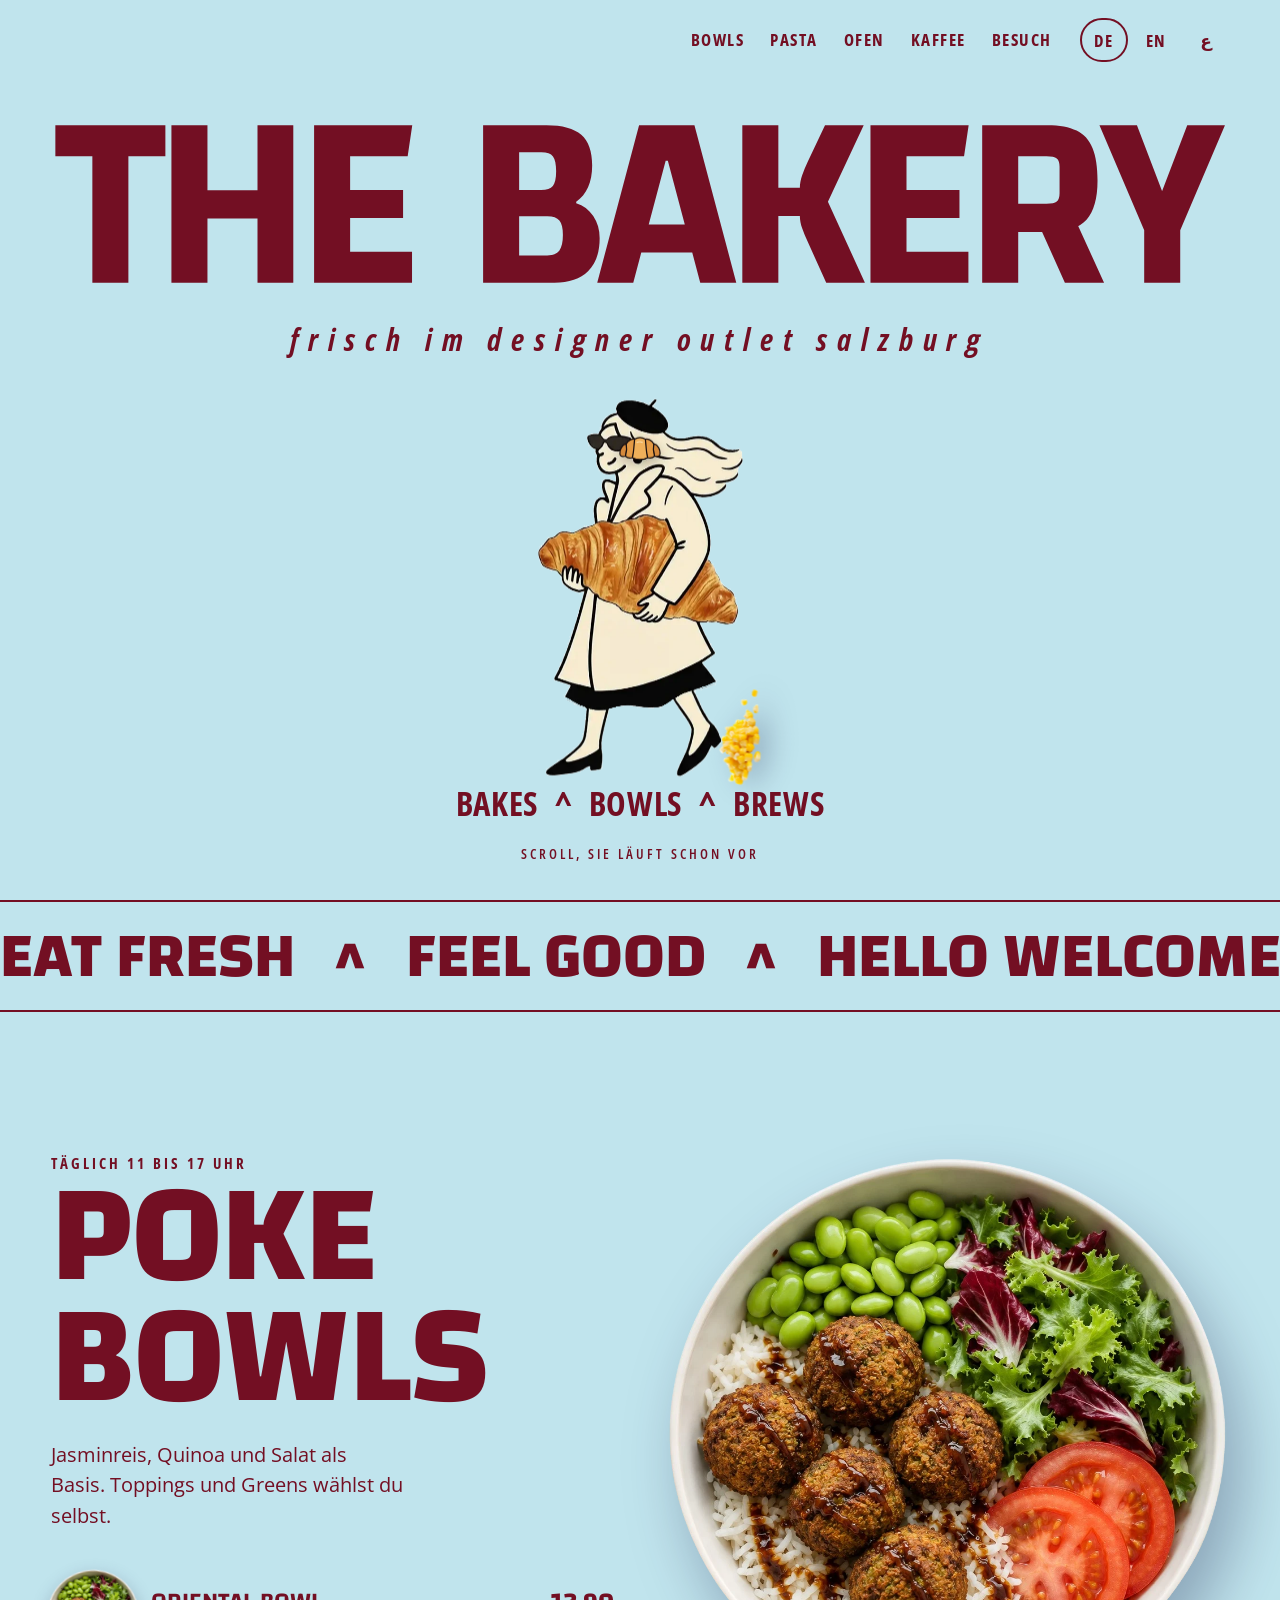
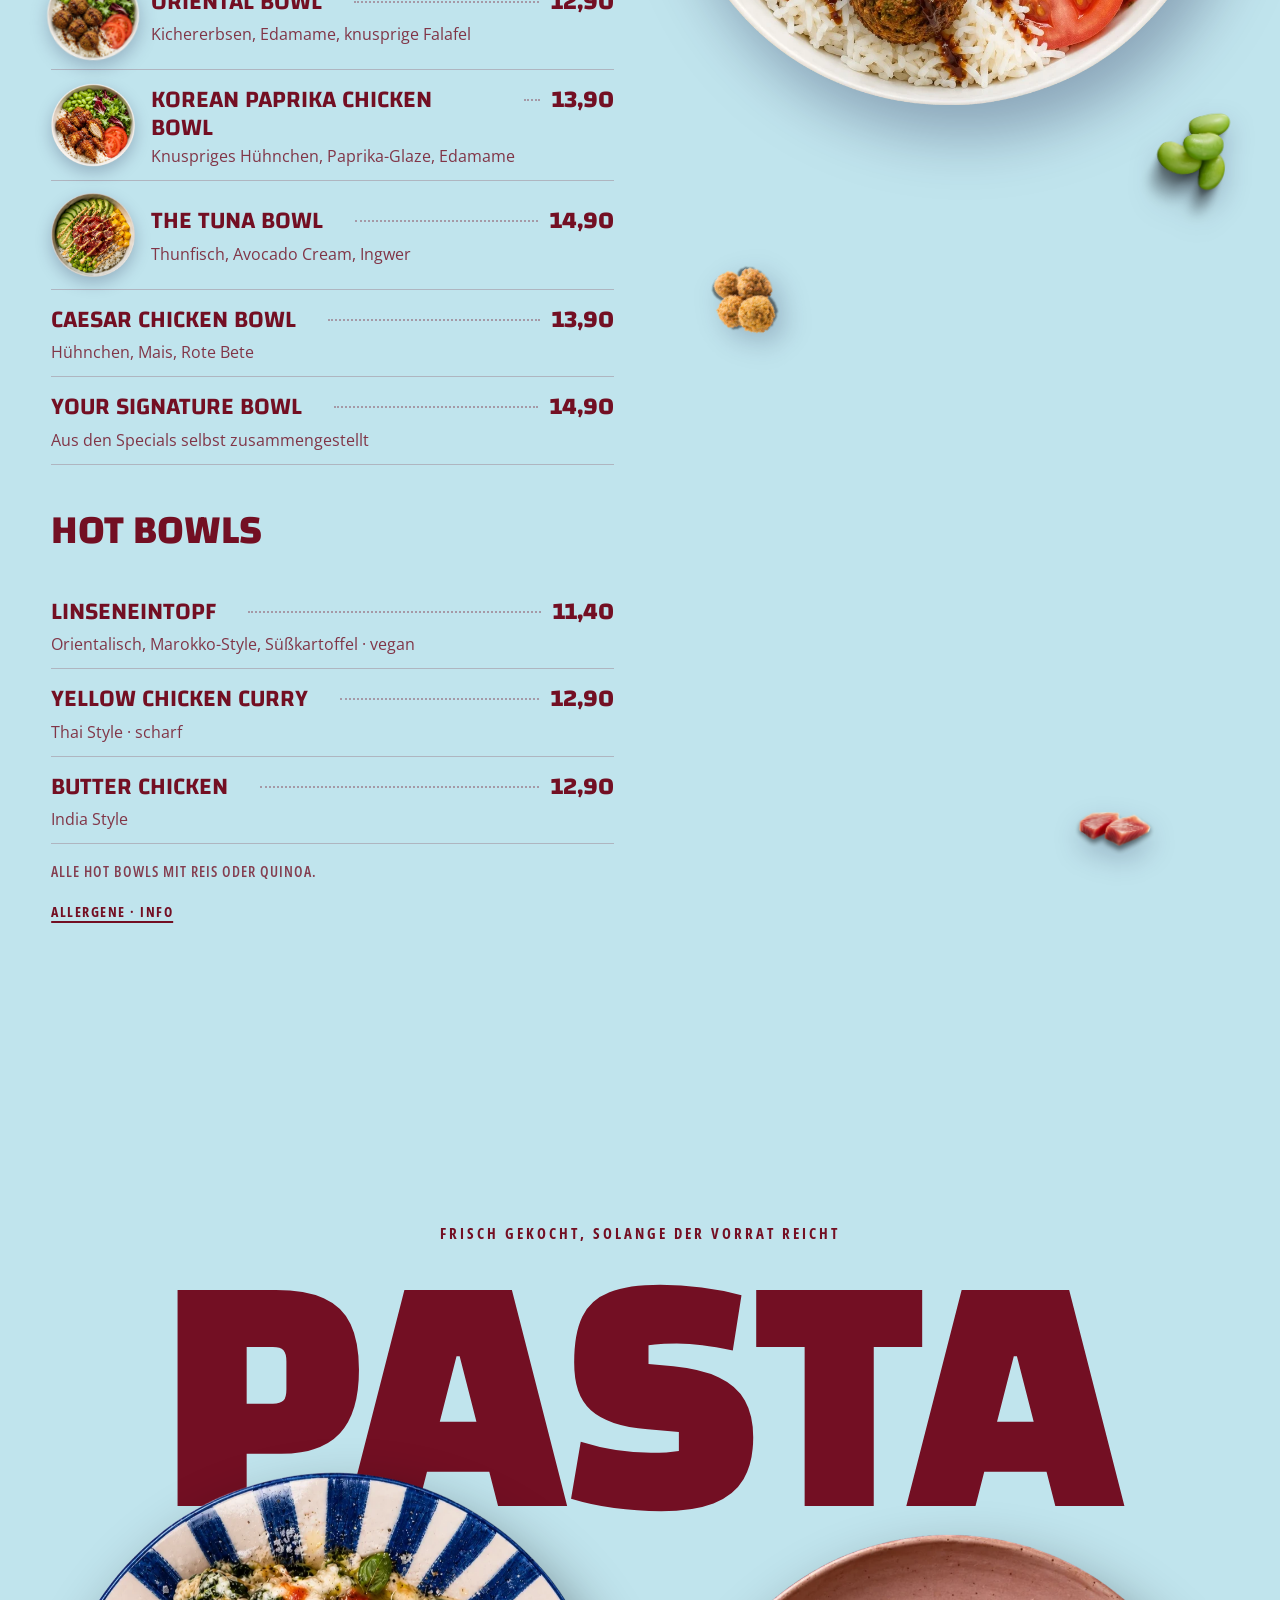
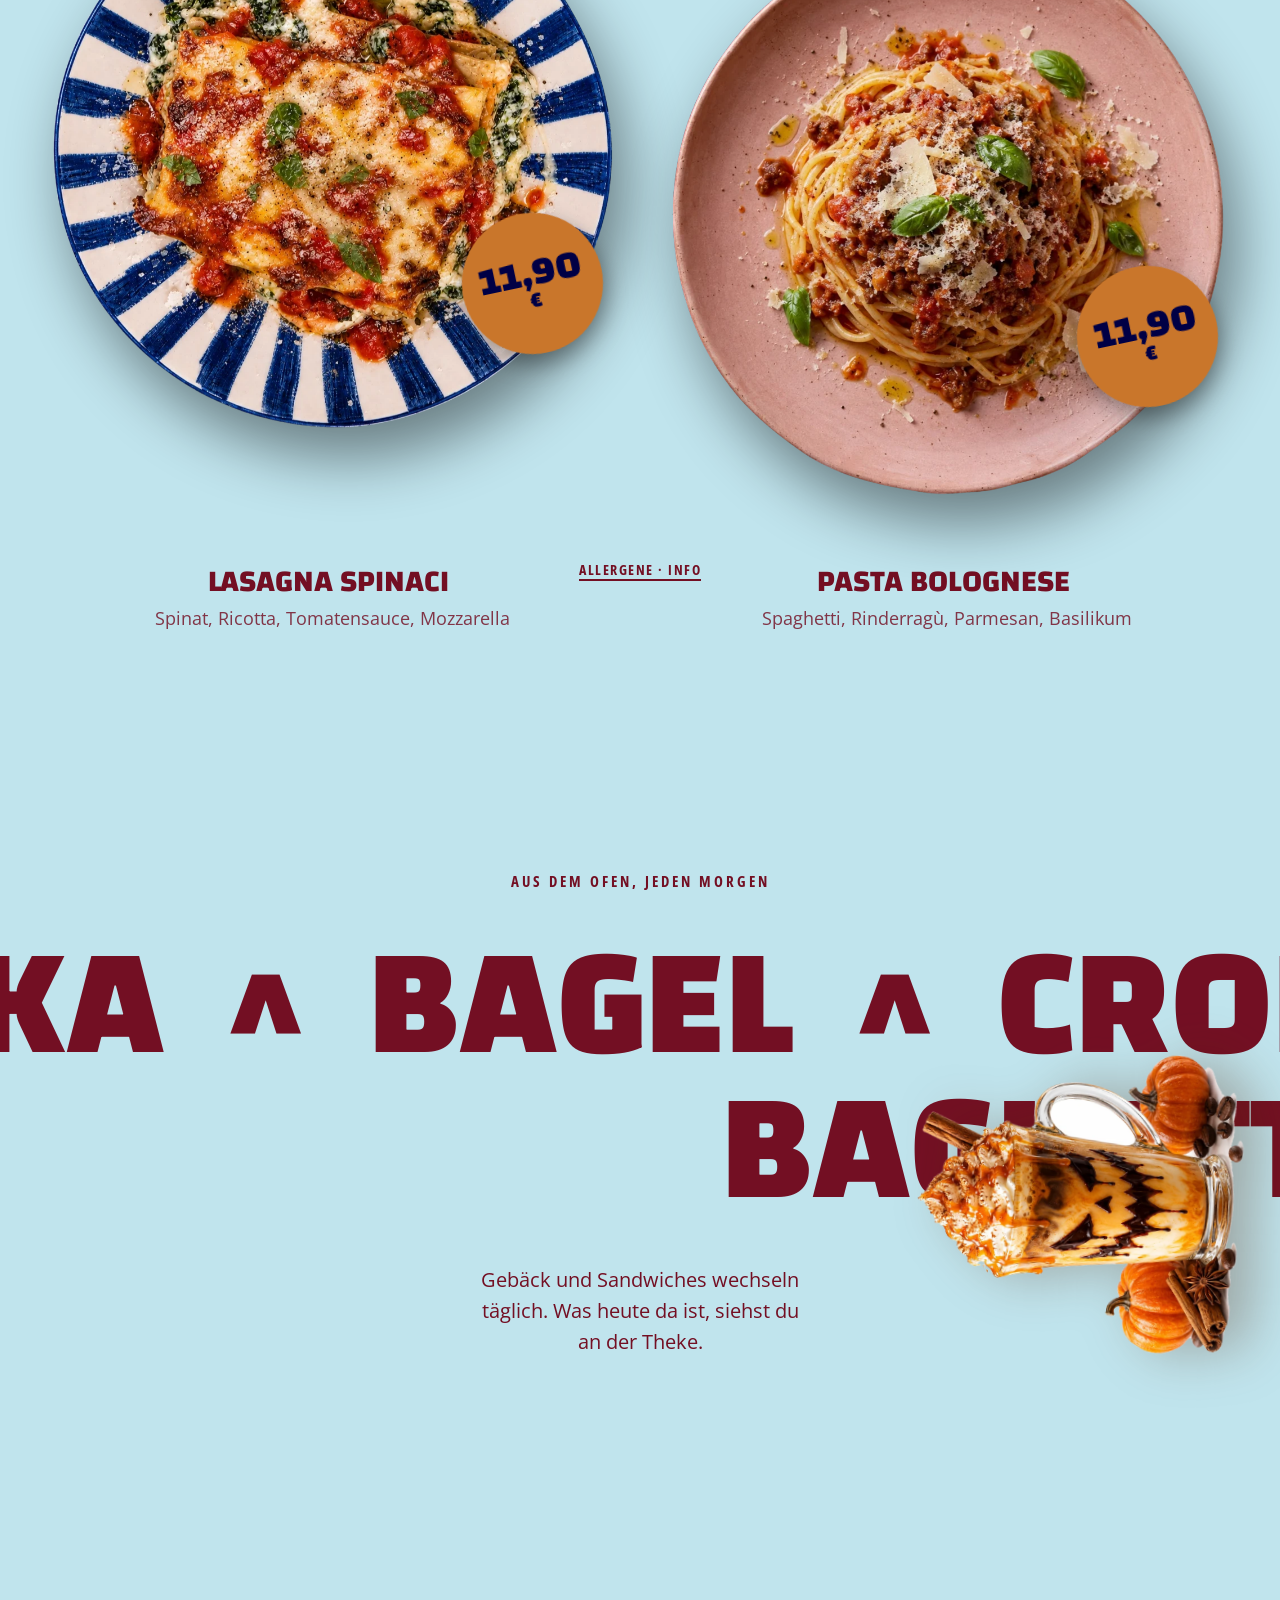
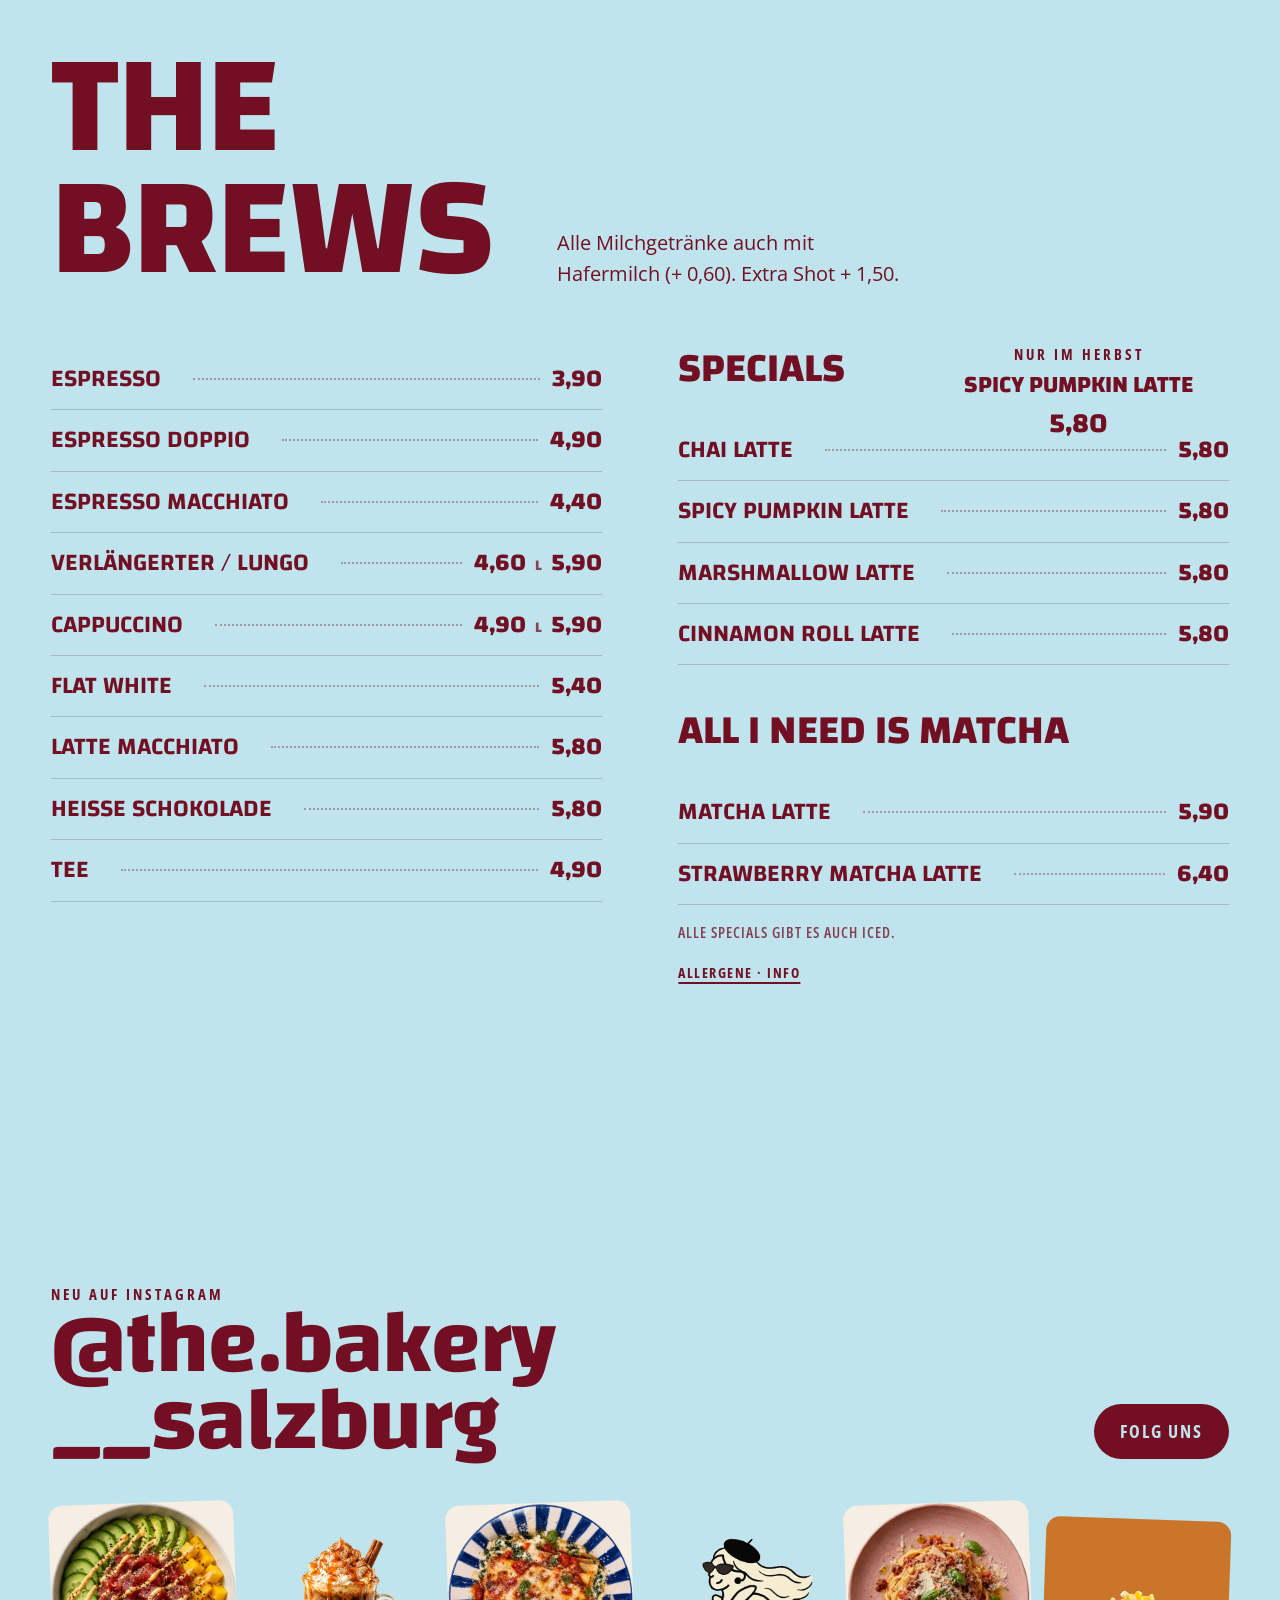
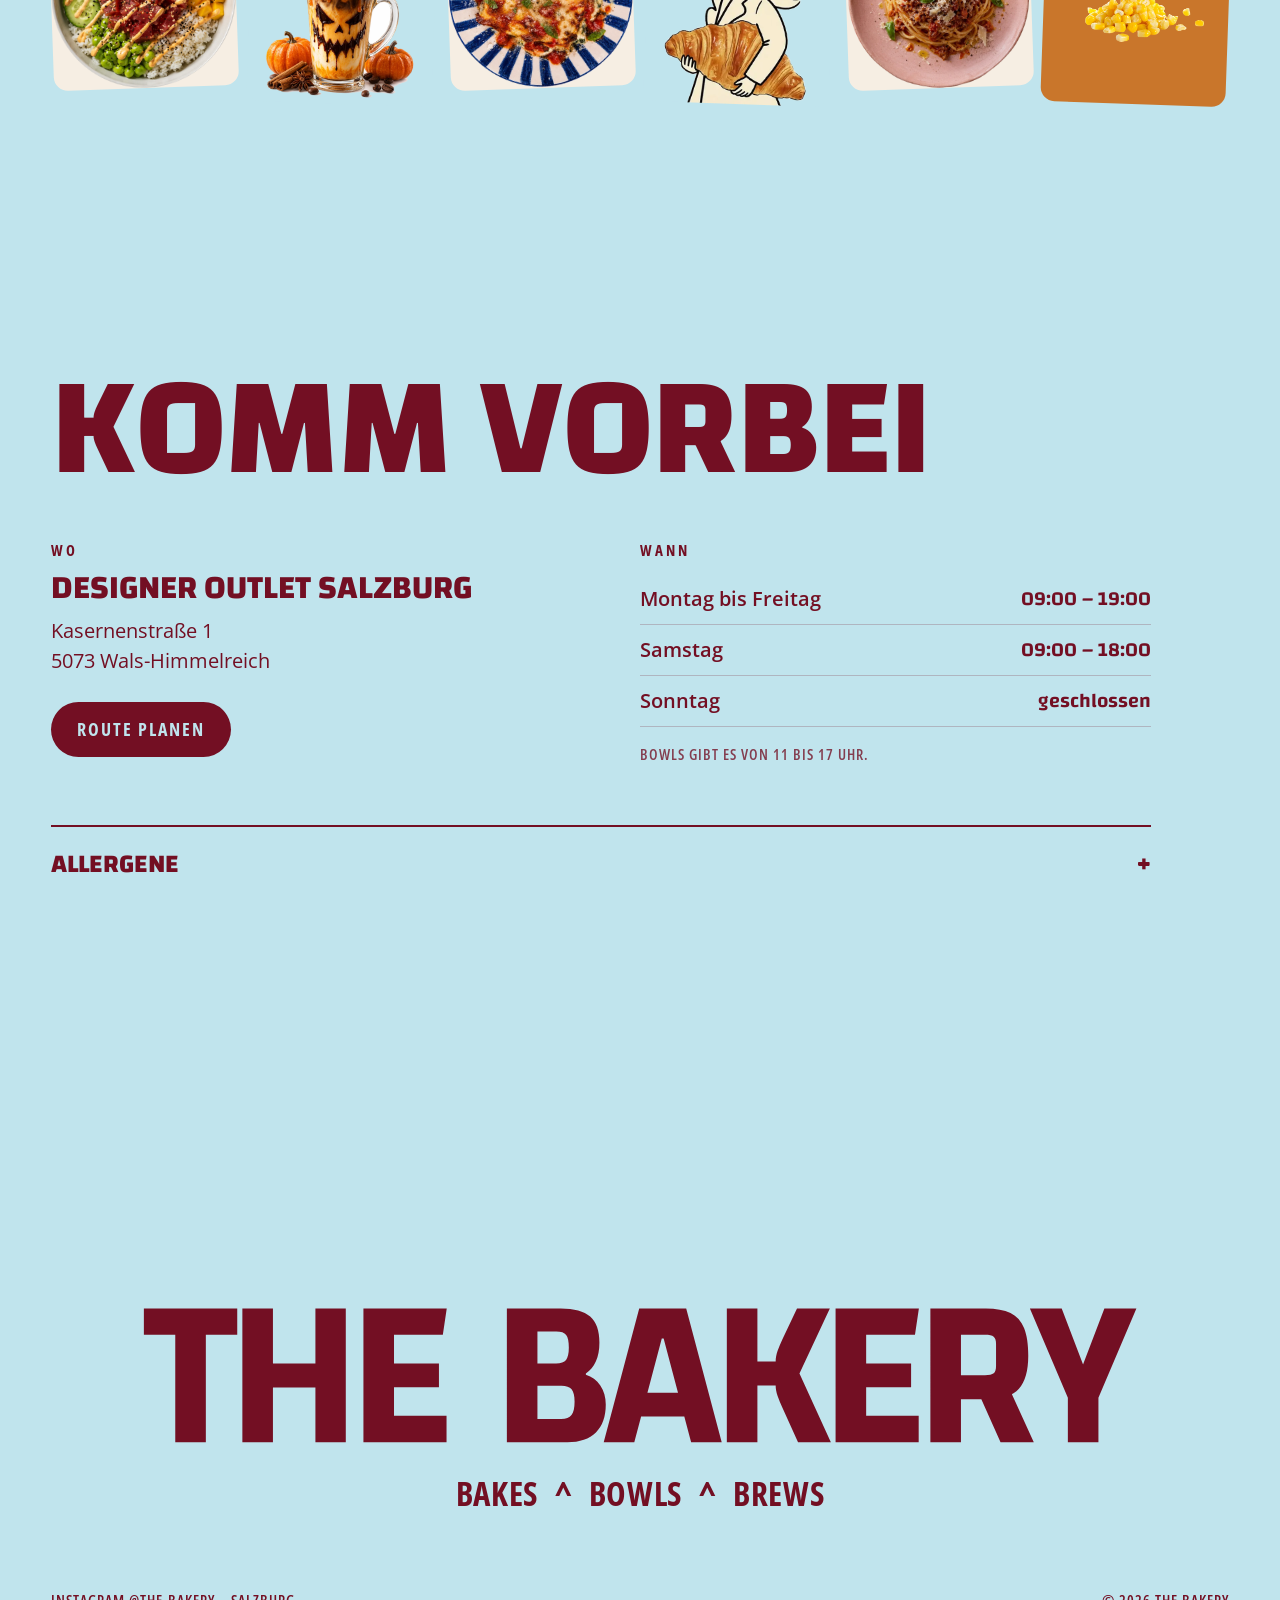
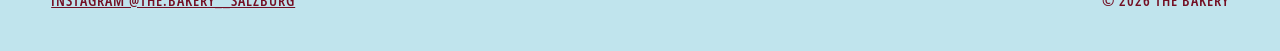
<file: site-v2/index.html>
<!doctype html>
<html lang="de" dir="ltr" class="is-loading">
<head>
<meta charset="utf-8">
<meta name="viewport" content="width=device-width, initial-scale=1">
<title>THE BAKERY — Bakes ^ Bowls ^ Brews · Designer Outlet Salzburg</title>
<meta name="description" content="Bakes, Bowls und Brews im Designer Outlet Salzburg. Frische Poke Bowls, Pasta, Kaffee und Gebäck.">
<meta name="theme-color" content="#C0E4ED">
<link rel="icon" href="assets/img/icon-180.png">
<link rel="preconnect" href="https://fonts.googleapis.com">
<link rel="preconnect" href="https://fonts.gstatic.com" crossorigin>
<link href="https://fonts.googleapis.com/css2?family=Changa:wght@500;600;700;800&family=Open+Sans:ital,wdth,wght@0,75..100,400..800;1,75..100,400..800&display=swap" rel="stylesheet">
<link rel="stylesheet" href="assets/css/style.css">
</head>
<body>

<!-- Ladebildschirm: sie läuft auf der Stelle, die Wortmarke füllt sich -->
<div class="loader" id="loader" aria-hidden="true">
  <canvas id="loader-puppet" width="438" height="800"></canvas>
  <div class="loader-mark"><span class="wordmark ghost"></span><span class="wordmark fill"></span></div>
  <p class="loader-pct">0%</p>
</div>

<a class="skip" href="#karte" data-i18n="skip">Zur Karte springen</a>

<header class="nav">
  <a class="nav-mark" href="#top" aria-label="THE BAKERY"><span class="wordmark"></span></a>
  <button class="menu-btn" type="button" aria-expanded="false" aria-controls="nav-links">
    <svg viewBox="0 0 24 24" aria-hidden="true"><path class="l1" d="M3 8h18"/><path class="l2" d="M3 16h18"/></svg>
    <span class="sr" data-i18n="menuOpen">Menü öffnen</span>
  </button>
  <nav class="nav-links" id="nav-links" aria-label="Hauptmenü">
    <a href="#bowls" data-i18n="navBowls">Bowls</a>
    <a href="#pasta" data-i18n="navPasta">Pasta</a>
    <a href="#ofen" data-i18n="navOven">Ofen</a>
    <a href="#brews" data-i18n="navBrews">Kaffee</a>
    <a href="#besuch" data-i18n="navVisit">Besuch</a>
  </nav>
  <div class="lang" role="group" aria-label="Sprache">
    <button type="button" data-lang="de">DE</button>
    <button type="button" data-lang="en">EN</button>
    <button type="button" data-lang="ar">ع</button>
  </div>
</header>

<main id="top">

  <!-- HERO: das Plakat, nur lebendig -->
  <section class="hero" data-ground="sky">
    <h1 class="hero-mark"><span class="wordmark" aria-hidden="true"></span><span class="sr" data-i18n="heroTitle">THE BAKERY</span></h1>
    <p class="hero-line" data-i18n="heroLine">frisch im Designer Outlet Salzburg</p>
    <div class="hero-stage" aria-hidden="true"></div>
    <p class="caret-line"><span>Bakes</span><i>^</i><span>Bowls</span><i>^</i><span>Brews</span></p>
    <p class="hero-hint" data-i18n="heroHint">Scroll, sie läuft schon vor</p>
  </section>

  <div class="strip" data-ground="burgundy" aria-hidden="true">
    <div class="strip-track">
      <span>Eat fresh</span><i>^</i><span>Feel good</span><i>^</i><span>Hello welcome</span><i>^</i>
      <span>Eat fresh</span><i>^</i><span>Feel good</span><i>^</i><span>Hello welcome</span><i>^</i>
      <span>Eat fresh</span><i>^</i><span>Feel good</span><i>^</i><span>Hello welcome</span><i>^</i>
    </div>
  </div>

  <!-- BOWLS -->
  <section class="bowls" id="bowls" data-ground="blush">
    <div class="karte-anchor" id="karte"></div>
    <div class="bowls-copy">
      <p class="eyebrow" data-i18n="bowlsEyebrow">Täglich 11 bis 17 Uhr</p>
      <h2 class="display">Poke<br>Bowls</h2>
      <p class="lead" data-i18n="bowlsLead">Jasminreis, Quinoa und Salat als Basis. Toppings und Greens wählst du selbst.</p>

      <ul class="menu">
        <li class="photo" data-dish="oriental-bowl"><button class="thumb" type="button" data-plate="assets/img/plate-oriental.webp" aria-label="Foto: Oriental Bowl"><img src="assets/img/plate-oriental.webp" alt="" width="84" height="84"></button><div class="item"><div class="row"><span class="name">Oriental Bowl</span><span class="alg"></span><span class="dots"></span><span class="price">12,90</span></div>
            <p class="desc" data-i18n="dOriental">Kichererbsen, Edamame, knusprige Falafel</p></div></li>
        <li class="photo" data-dish="korean-paprika-chicken-bowl"><button class="thumb" type="button" data-plate="assets/img/plate-korean.webp" aria-label="Foto: Korean Paprika Chicken Bowl"><img src="assets/img/plate-korean.webp" alt="" width="84" height="84"></button><div class="item"><div class="row"><span class="name">Korean Paprika Chicken Bowl</span><span class="alg"></span><span class="dots"></span><span class="price">13,90</span></div>
            <p class="desc" data-i18n="dKorean">Knuspriges Hühnchen, Paprika-Glaze, Edamame</p></div></li>
        <li class="photo" data-dish="the-tuna-bowl"><button class="thumb" type="button" data-plate="assets/img/plate-bowl.webp" aria-label="Foto: The Tuna Bowl"><img src="assets/img/plate-bowl.webp" alt="" width="84" height="84"></button><div class="item"><div class="row"><span class="name">The Tuna Bowl</span><span class="alg"></span><span class="dots"></span><span class="price">14,90</span></div>
            <p class="desc" data-i18n="dTuna">Thunfisch, Avocado Cream, Ingwer</p></div></li>
        <li data-dish="caesar-chicken-bowl"><div class="row"><span class="name">Caesar Chicken Bowl</span><span class="alg"></span><span class="dots"></span><span class="price">13,90</span></div>
            <p class="desc" data-i18n="dCaesar">Hühnchen, Mais, Rote Bete</p></li>
        <li data-dish="your-signature-bowl"><div class="row"><span class="name">Your Signature Bowl</span><span class="alg"></span><span class="dots"></span><span class="price">14,90</span></div>
            <p class="desc" data-i18n="dSignature">Aus den Specials selbst zusammengestellt</p></li>
      </ul>

      <h3 class="sub-display" data-i18n="hotTitle">Hot Bowls</h3>
      <ul class="menu">
        <li data-dish="linseneintopf"><div class="row"><span class="name" data-i18n="nLentil">Linseneintopf</span><span class="alg"></span><span class="dots"></span><span class="price">11,40</span></div>
            <p class="desc" data-i18n="dLentil">Orientalisch, Marokko-Style, Süßkartoffel · vegan</p></li>
        <li data-dish="yellow-chicken-curry"><div class="row"><span class="name">Yellow Chicken Curry</span><span class="alg"></span><span class="dots"></span><span class="price">12,90</span></div>
            <p class="desc" data-i18n="dCurry">Thai Style · scharf</p></li>
        <li data-dish="butter-chicken"><div class="row"><span class="name">Butter Chicken</span><span class="alg"></span><span class="dots"></span><span class="price">12,90</span></div>
            <p class="desc" data-i18n="dButter">India Style</p></li>
      </ul>
      <p class="fine" data-i18n="hotNote">Alle Hot Bowls mit Reis oder Quinoa.</p>
      <p class="alg-note"><a href="#allergene" data-i18n="algLink">Allergene · Info</a></p>
    </div>

    <div class="bowls-visual" aria-hidden="true">
      <div class="plate-wrap"><img class="plate spin" id="big-plate" data-spin="0.09" src="assets/img/plate-oriental.webp" alt=""></div>
      <img class="float f1" data-float="-0.25" src="assets/img/corn.webp" alt="">
      <img class="float f2" data-float="0.18" src="assets/img/edamame.webp" alt="">
      <img class="float f3" data-float="-0.12" src="assets/img/falafel.webp" alt="">
      <img class="float f4" data-float="0.3" src="assets/img/tuna.webp" alt="">
    </div>
  </section>

  <!-- PASTA: das Instagram-Format als Sektion -->
  <section class="pasta" id="pasta" data-ground="navy">
    <p class="eyebrow center" data-i18n="pastaEyebrow">Frisch gekocht, solange der Vorrat reicht</p>
    <h2 class="pasta-word" aria-label="Pasta">PASTA</h2>
    <div class="pasta-plates">
      <figure class="pp">
        <img class="plate spin" data-spin="0.07" src="assets/img/plate-lasagna.webp" alt="Lasagna Spinaci">
        <span class="sticker">11,90<small>€</small></span>
        <figcaption data-dish="lasagna-spinaci"><b>Lasagna Spinaci<span class="alg"></span></b><span data-i18n="dLasagna">Spinat, Ricotta, Tomatensauce, Mozzarella</span></figcaption>
      </figure>
      <figure class="pp">
        <img class="plate spin" data-spin="-0.06" src="assets/img/plate-pasta.webp" alt="Pasta Bolognese">
        <span class="sticker">11,90<small>€</small></span>
        <figcaption data-dish="pasta-bolognese"><b>Pasta Bolognese<span class="alg"></span></b><span data-i18n="dBolo">Spaghetti, Rinderragù, Parmesan, Basilikum</span></figcaption>
      </figure>
    </div>
    <p class="alg-note center"><a href="#allergene" data-i18n="algLink">Allergene · Info</a></p>
  </section>

  <!-- OFEN -->
  <section class="ofen" id="ofen" data-ground="gold">
    <p class="eyebrow center" data-i18n="ovenEyebrow">Aus dem Ofen, jeden Morgen</p>
    <div class="ofen-rows" aria-label="Croissant, Babka, Bagel, Baguette, Sandwiches">
      <div class="ofen-row" data-drift="-0.35"><span>Croissant</span><i>^</i><span>Babka</span><i>^</i><span>Bagel</span><i>^</i><span>Croissant</span><i>^</i><span>Babka</span></div>
      <div class="ofen-row" data-drift="0.3"><span>Baguette</span><i>^</i><span>Sandwiches</span><i>^</i><span>Baguette</span><i>^</i><span>Sandwiches</span></div>
    </div>
    <p class="lead center" data-i18n="ovenLead">Gebäck und Sandwiches wechseln täglich. Was heute da ist, siehst du an der Theke.</p>
  </section>

  <!-- BREWS -->
  <section class="brews" id="brews" data-ground="cream">
    <div class="brews-head">
      <h2 class="display">The<br>Brews</h2>
      <p class="lead" data-i18n="brewsLead">Alle Milchgetränke auch mit Hafermilch (+ 0,60). Extra Shot + 1,50.</p>
    </div>
    <div class="brews-cols">
      <ul class="menu">
        <li data-dish="espresso"><div class="row"><span class="name">Espresso</span><span class="alg"></span><span class="dots"></span><span class="price">3,90</span></div></li>
        <li data-dish="espresso-doppio"><div class="row"><span class="name">Espresso Doppio</span><span class="alg"></span><span class="dots"></span><span class="price">4,90</span></div></li>
        <li data-dish="espresso-macchiato"><div class="row"><span class="name">Espresso Macchiato</span><span class="alg"></span><span class="dots"></span><span class="price">4,40</span></div></li>
        <li data-dish="verlaengerter-lungo"><div class="row"><span class="name">Verlängerter / Lungo</span><span class="alg"></span><span class="dots"></span><span class="price">4,60 <em>L</em> 5,90</span></div></li>
        <li data-dish="cappuccino"><div class="row"><span class="name">Cappuccino</span><span class="alg"></span><span class="dots"></span><span class="price">4,90 <em>L</em> 5,90</span></div></li>
        <li data-dish="flat-white"><div class="row"><span class="name">Flat White</span><span class="alg"></span><span class="dots"></span><span class="price">5,40</span></div></li>
        <li data-dish="latte-macchiato"><div class="row"><span class="name">Latte Macchiato</span><span class="alg"></span><span class="dots"></span><span class="price">5,80</span></div></li>
        <li data-dish="heisse-schokolade"><div class="row"><span class="name" data-i18n="nChoc">Heiße Schokolade</span><span class="alg"></span><span class="dots"></span><span class="price">5,80</span></div></li>
        <li data-dish="tee"><div class="row"><span class="name" data-i18n="nTea">Tee</span><span class="alg"></span><span class="dots"></span><span class="price">4,90</span></div></li>
      </ul>
      <div>
        <h3 class="sub-display">Specials</h3>
        <ul class="menu">
          <li data-dish="chai-latte"><div class="row"><span class="name">Chai Latte</span><span class="alg"></span><span class="dots"></span><span class="price">5,80</span></div></li>
          <li data-dish="spicy-pumpkin-latte"><div class="row"><span class="name">Spicy Pumpkin Latte</span><span class="alg"></span><span class="dots"></span><span class="price">5,80</span></div></li>
          <li data-dish="marshmallow-latte"><div class="row"><span class="name">Marshmallow Latte</span><span class="alg"></span><span class="dots"></span><span class="price">5,80</span></div></li>
          <li data-dish="cinnamon-roll-latte"><div class="row"><span class="name">Cinnamon Roll Latte</span><span class="alg"></span><span class="dots"></span><span class="price">5,80</span></div></li>
        </ul>
        <h3 class="sub-display">All I need is Matcha</h3>
        <ul class="menu">
          <li data-dish="matcha-latte"><div class="row"><span class="name">Matcha Latte</span><span class="alg"></span><span class="dots"></span><span class="price">5,90</span></div></li>
          <li data-dish="strawberry-matcha-latte"><div class="row"><span class="name">Strawberry Matcha Latte</span><span class="alg"></span><span class="dots"></span><span class="price">6,40</span></div></li>
        </ul>
        <p class="fine" data-i18n="iced">Alle Specials gibt es auch iced.</p>
      <p class="alg-note"><a href="#allergene" data-i18n="algLink">Allergene · Info</a></p>
      </div>
    </div>
    <figure class="season">
      <img src="assets/img/pumpkin-latte.webp" alt="Spicy Pumpkin Latte" data-float="-0.12">
      <figcaption><span class="eyebrow" data-i18n="seasonEyebrow">Nur im Herbst</span><b>Spicy Pumpkin Latte</b><span class="price">5,80</span></figcaption>
    </figure>
  </section>

  <!-- INSTAGRAM -->
  <section class="insta" id="instagram" data-ground="blush">
    <div class="insta-head">
      <div>
        <p class="eyebrow" data-i18n="instaEyebrow">Neu auf Instagram</p>
        <h2 class="display insta-title" dir="ltr">@the.bakery<br>__salzburg</h2>
      </div>
      <a class="btn" href="https://www.instagram.com/the.bakery__salzburg/" target="_blank" rel="noopener" data-i18n="instaFollow">Folg uns</a>
    </div>
    <div class="insta-grid" id="insta-grid">
      <a class="tile" href="https://www.instagram.com/the.bakery__salzburg/" target="_blank" rel="noopener"><img src="assets/img/plate-bowl.webp" alt="" loading="lazy"></a>
      <a class="tile sky" href="https://www.instagram.com/the.bakery__salzburg/" target="_blank" rel="noopener"><img src="assets/img/pumpkin-latte.webp" alt="" loading="lazy"></a>
      <a class="tile" href="https://www.instagram.com/the.bakery__salzburg/" target="_blank" rel="noopener"><img src="assets/img/plate-lasagna.webp" alt="" loading="lazy"></a>
      <a class="tile sky" href="https://www.instagram.com/the.bakery__salzburg/" target="_blank" rel="noopener"><img src="assets/img/logo.webp" alt="" loading="lazy"></a>
      <a class="tile" href="https://www.instagram.com/the.bakery__salzburg/" target="_blank" rel="noopener"><img src="assets/img/plate-pasta.webp" alt="" loading="lazy"></a>
      <a class="tile gold" href="https://www.instagram.com/the.bakery__salzburg/" target="_blank" rel="noopener"><img src="assets/img/corn.webp" alt="" loading="lazy"></a>
    </div>
  </section>

  <!-- BESUCH -->
  <section class="besuch" id="besuch" data-ground="sky">
    <h2 class="display" data-i18n="visitTitle">Komm vorbei</h2>
    <div class="besuch-grid">
      <div>
        <p class="eyebrow" data-i18n="whereEyebrow">Wo</p>
        <p class="big">Designer Outlet Salzburg</p>
        <p class="body">Kasernenstraße 1<br>5073 Wals-Himmelreich</p>
        <a class="btn" href="https://www.google.com/maps/search/?api=1&query=Designer+Outlet+Salzburg+Kasernenstra%C3%9Fe+1+Wals-Himmelreich" target="_blank" rel="noopener" data-i18n="route">Route planen</a>
      </div>
      <div>
        <p class="eyebrow" data-i18n="whenEyebrow">Wann</p>
        <table class="hours">
          <tr><th data-i18n="monFri">Montag bis Freitag</th><td>09:00 – 19:00</td></tr>
          <tr><th data-i18n="sat">Samstag</th><td>09:00 – 18:00</td></tr>
          <tr><th data-i18n="sun">Sonntag</th><td data-i18n="closed">geschlossen</td></tr>
        </table>
        <p class="fine" data-i18n="bowlHours">Bowls gibt es von 11 bis 17 Uhr.</p>
      </div>
    </div>
    <details class="allergene" id="allergene">
      <summary data-i18n="algTitle">Allergene</summary>
      <p class="body" data-i18n="algText">Informationen zu Allergenen bekommst du jederzeit an der Theke.</p>
      <ul class="alg-legend" id="alg-legend"></ul>
    </details>
    <div class="finish" aria-hidden="true"></div>
  </section>
</main>

<footer class="foot" data-ground="burgundy">
  <span class="wordmark foot-mark" aria-hidden="true"></span>
  <p class="caret-line"><span>Bakes</span><i>^</i><span>Bowls</span><i>^</i><span>Brews</span></p>
  <p class="foot-row"><a href="https://www.instagram.com/the.bakery__salzburg/" target="_blank" rel="noopener">Instagram @the.bakery__salzburg</a><span>© 2026 THE BAKERY</span></p>
</footer>

<!-- die Frau aus dem Logo: läuft beim Scrollen mit -->
<div class="walker" id="walker" aria-hidden="true">
  <canvas id="puppet" width="438" height="800"></canvas>
  <span class="bubble" id="bubble" data-i18n="bubble">Bis gleich!</span>
</div>


<!-- Croissant-Mauszeiger (nur Desktop mit Maus) -->
<div class="cursor" id="cursor" aria-hidden="true">
  <svg viewBox="0 0 120 80">
    <g stroke="#1a1010" stroke-width="3.2" stroke-linejoin="round" stroke-linecap="round">
      <path d="M8 52 C6 38 14 26 24 24 C26 34 26 44 22 56 C16 58 10 57 8 52 Z" fill="#d4893c"/>
      <path d="M112 52 C114 38 106 26 96 24 C94 34 94 44 98 56 C104 58 110 57 112 52 Z" fill="#d4893c"/>
      <path d="M24 24 C30 14 40 10 46 12 C48 26 46 44 40 60 C32 62 26 60 22 56 C26 44 26 34 24 24 Z" fill="#e39a45"/>
      <path d="M96 24 C90 14 80 10 74 12 C72 26 74 44 80 60 C88 62 94 60 98 56 C94 44 94 34 96 24 Z" fill="#e39a45"/>
      <path d="M46 12 C54 6 66 6 74 12 C76 28 76 46 80 60 C68 66 52 66 40 60 C44 46 44 28 46 12 Z" fill="#efb05a"/>
    </g>
    <path d="M52 20 C56 18 62 18 66 20" stroke="#fff3d6" stroke-width="3" fill="none" stroke-linecap="round" opacity=".7"/>
  </svg>
</div>

<script src="assets/js/i18n.js"></script>
<script src="assets/js/allergen-data.js"></script>
<script src="assets/js/main.js"></script>
<script src="assets/js/instagram.js"></script>
<script src="assets/js/allergens.js"></script>
<!-- Cloudflare Web Analytics --><script type='module' src='https://static.cloudflareinsights.com/beacon.min.js' data-cf-beacon='{"token": "d2a8feba9a3544ea9eefb3c37c05cd8b"}'></script><!-- End Cloudflare Web Analytics -->
</body>
</html>
</file>
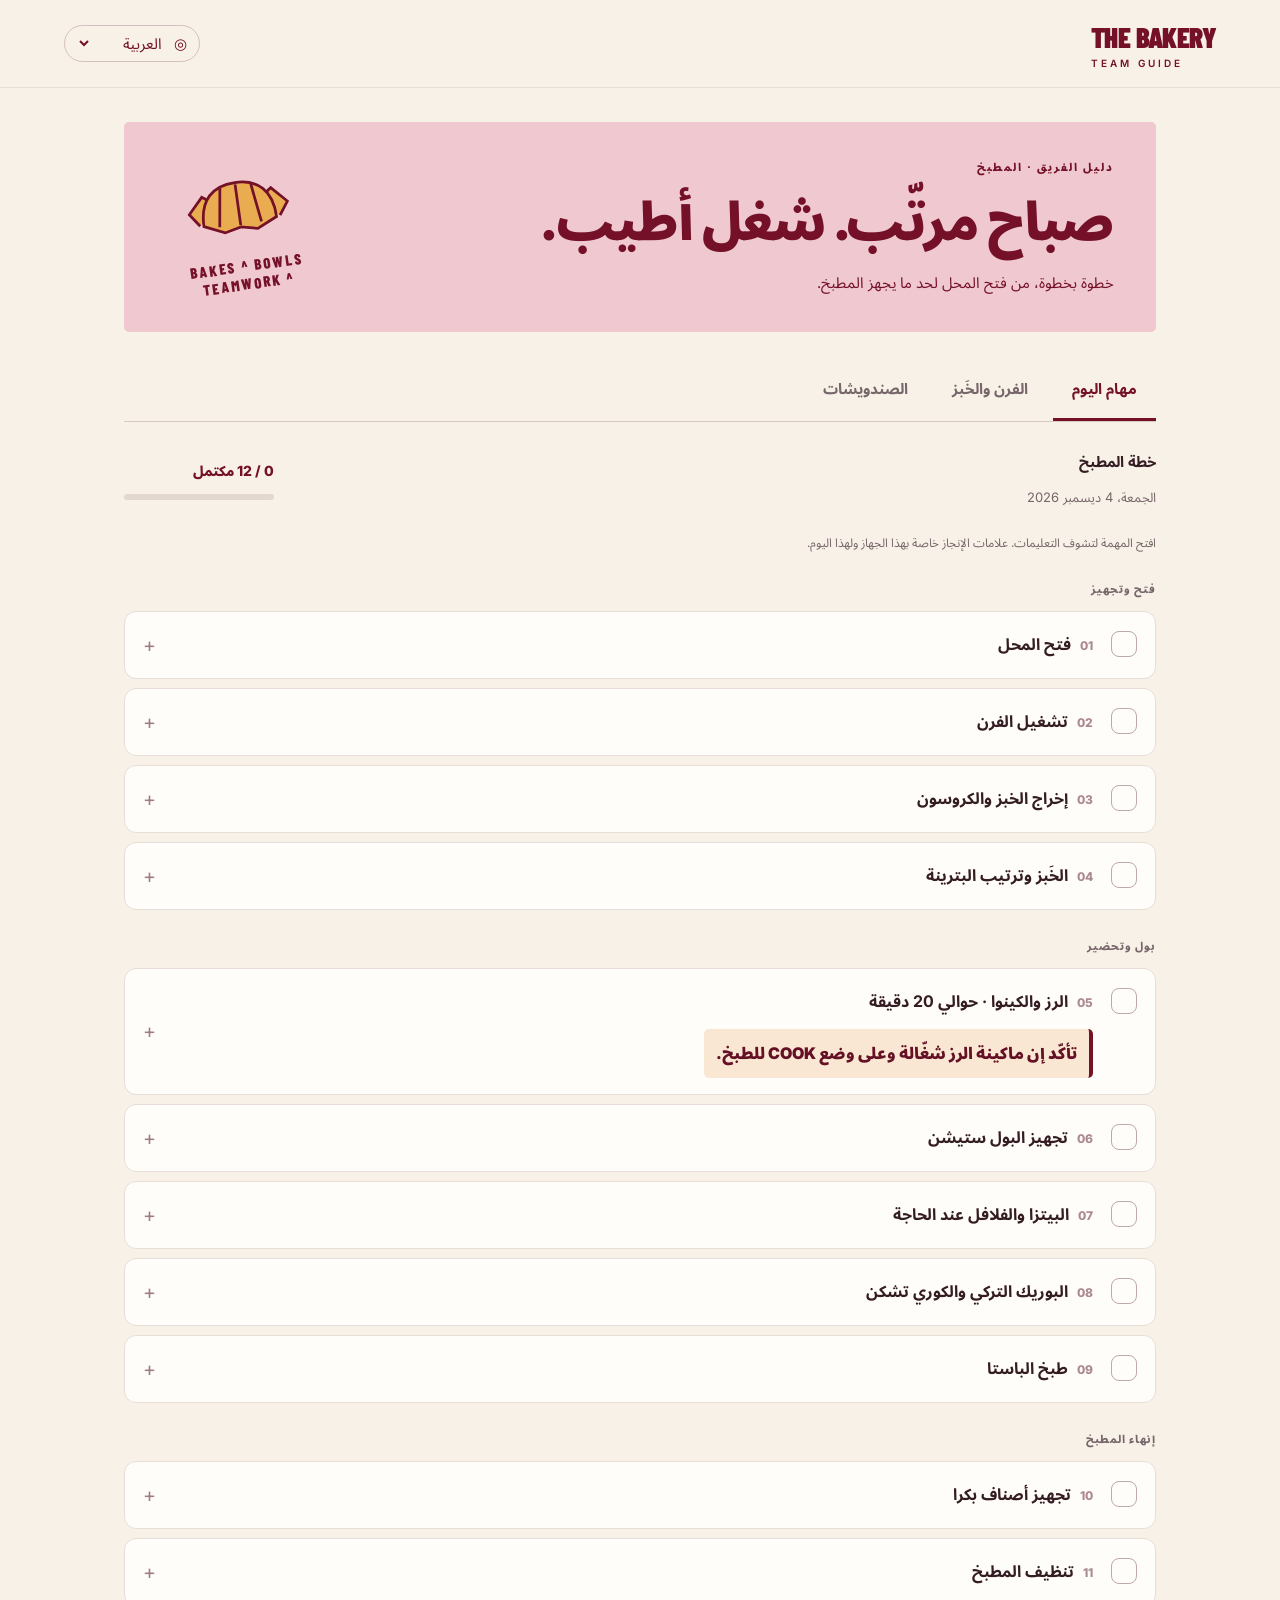
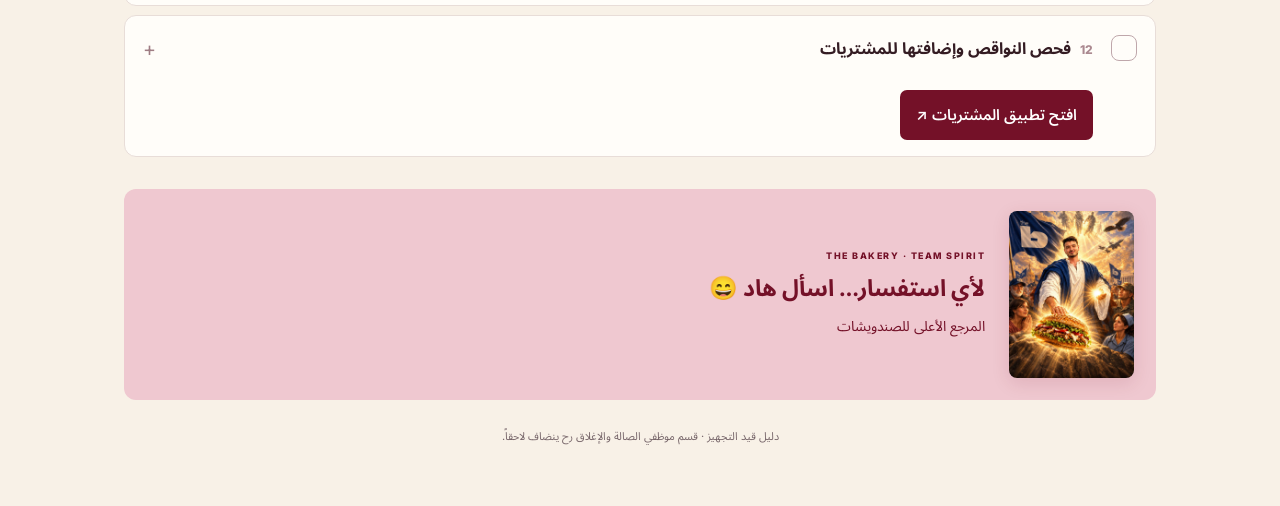
<file: site-v2/team/index.html>
<!doctype html>
<html lang="ar" dir="rtl"><head><meta charset="utf-8"><meta name="viewport" content="width=device-width, initial-scale=1"><meta name="robots" content="noindex, nofollow"><meta name="theme-color" content="#741128"><title>THE BAKERY · Team Guide</title><link rel="stylesheet" href="style.css"></head><body><header><a class="brand" href="#daily" dir="ltr">THE BAKERY<span>TEAM GUIDE</span></a><label class="language"><span aria-hidden="true">◎</span><select id="lang" aria-label="Language"><option value="ar">العربية</option><option value="de">Deutsch</option><option value="en">English</option><option value="tr">Türkçe</option><option value="el">Ελληνικά</option><option value="it">Italiano</option></select></label></header><main><section class="hero"><div><p class="eyebrow" id="eyebrow"></p><h1 id="title"></h1><p id="intro"></p></div><div class="stamp" aria-hidden="true"><svg viewBox="0 0 120 100" fill="none"><path d="M16 65 6 51l16-17 17 12M104 65l10-14-16-17-17 12" fill="#e9ac50" stroke="currentColor" stroke-width="3"/><path d="M20 66c0-29 15-43 40-43s40 14 40 43L78 76 60 72 42 76Z" fill="#e9ac50" stroke="currentColor" stroke-width="3"/><path d="m43 27-6 42m40-42 6 42M60 25v45" stroke="currentColor" stroke-width="3"/></svg><span>BAKES ^ BOWLS<br>^ TEAMWORK</span></div></section><nav id="tabs" aria-label="Sections"></nav><section id="content" aria-live="polite"></section><section id="team-help"></section><footer id="footer"></footer></main><script src="recipes.js"></script><script src="bowl.js"></script><script src="kitchen.js"></script><script src="italian.js"></script><script src="app.js"></script><script src="day-reset.js"></script></body></html>
</file>
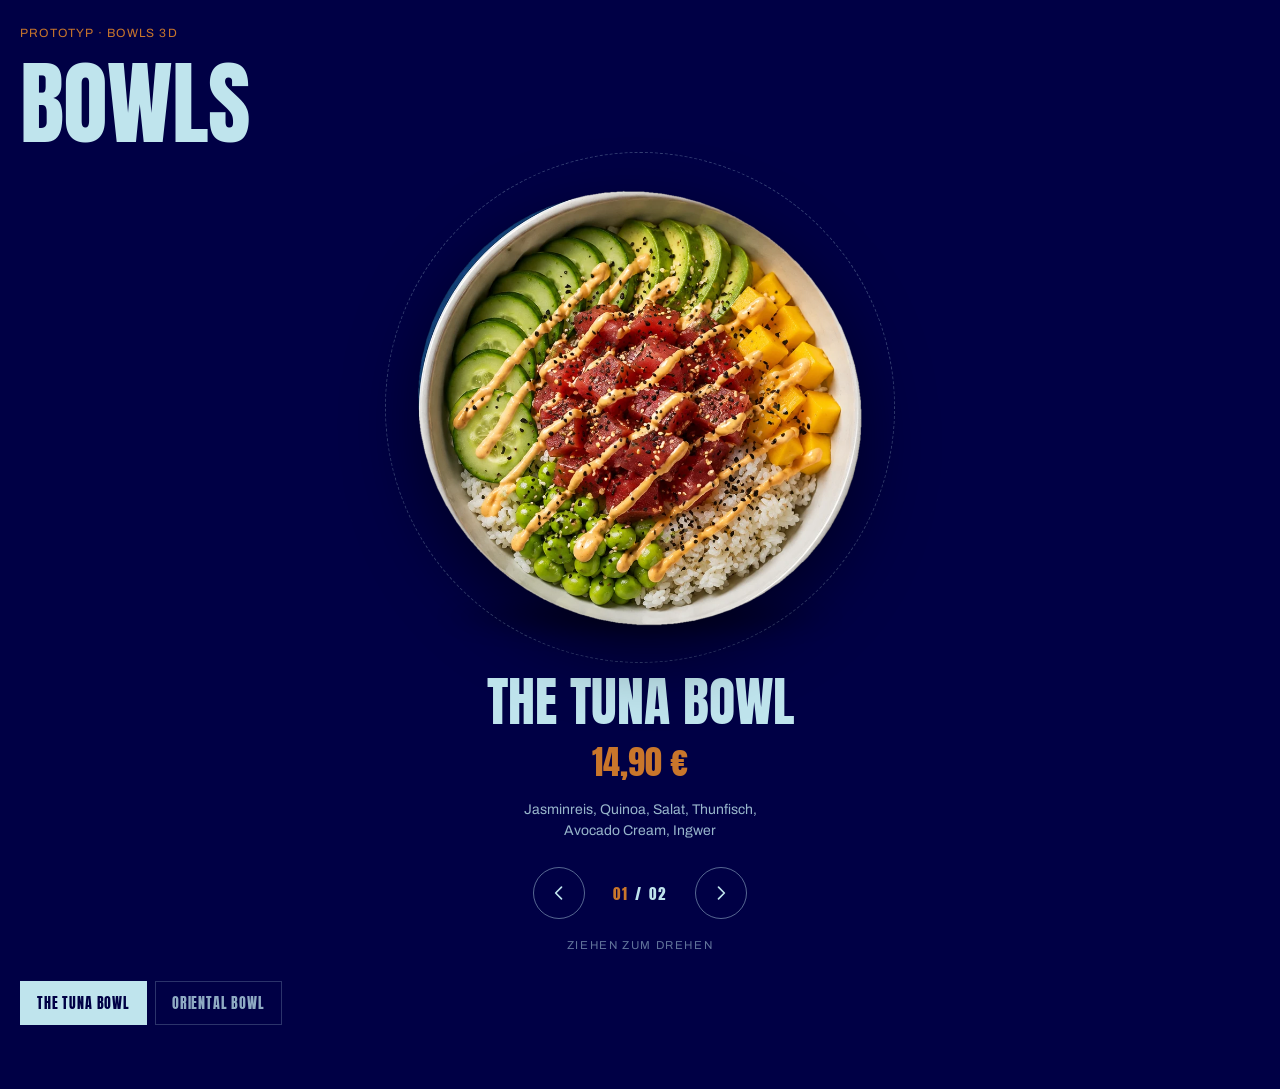
<file: site/bowls-lab.html>
<!doctype html>
<html lang="de" dir="ltr">
<head>
<meta charset="utf-8">
<meta name="viewport" content="width=device-width, initial-scale=1, viewport-fit=cover">
<title>Bowls Lab — the.bakery</title>
<meta name="theme-color" content="#000045">
<link rel="preconnect" href="https://fonts.googleapis.com">
<link rel="preconnect" href="https://fonts.gstatic.com" crossorigin>
<link href="https://fonts.googleapis.com/css2?family=Anton&family=Archivo:wght@400;500;600;700&display=swap" rel="stylesheet">
<style>
:root{
  --ink:#000045; --sky:#BFE4ED; --blush:#F1C2CC; --burgundy:#730E23; --gold:#C9762B;
  --display:"Anton",system-ui,sans-serif;
  --body:"Archivo",system-ui,sans-serif;
}
*,*::before,*::after{ box-sizing:border-box; }
body{
  margin:0; background:var(--ink); color:var(--sky);
  font-family:var(--body); overflow-x:hidden;
  -webkit-font-smoothing:antialiased;
}
img{ display:block; max-width:100%; }
svg{ fill:none; stroke:currentColor; stroke-width:2; stroke-linecap:round; stroke-linejoin:round; }
:focus-visible{ outline:3px solid var(--gold); outline-offset:3px; }

.lab{ padding:26px 20px 60px; }

.lab__note{
  font-size:12px; letter-spacing:.1em; text-transform:uppercase;
  color:var(--gold); margin:0 0 22px;
}

h1{
  font-family:var(--display); font-weight:400;
  font-size:clamp(46px,15vw,92px); line-height:.9;
  margin:0 0 4px; text-transform:uppercase; letter-spacing:-.01em;
}

/* ============ مسرح الدوران ============ */

.bowlbox{ margin:22px auto 0; width:min(84vw,420px); }

.stage{
  position:relative;
  width:100%; aspect-ratio:1;
  perspective:1100px;                 /* هون بيصير المنظور ثلاثي الأبعاد */
  perspective-origin:50% 42%;
  touch-action:pan-y;                 /* السحب الأفقي إلنا، العمودي للصفحة */
  cursor:grab;
  user-select:none; -webkit-user-select:none;
}
.stage.is-grabbing{ cursor:grabbing; }

/* الظل بيكبر ويصغر مع الميلان، فبيعطي إحساس إن الصحن مرفوع */
.stage__shadow{
  position:absolute; inset-inline:8%; inset-block-end:2%;
  height:9%; border-radius:50%;
  background:radial-gradient(ellipse at center, rgba(0,0,0,.55), transparent 70%);
  filter:blur(9px);
}

.disc{
  position:absolute; inset:0;
  transform-style:preserve-3d;
  will-change:transform;
}
.disc__img{
  position:absolute; inset:0;
  width:100%; height:100%; object-fit:contain;
  backface-visibility:hidden;
  filter:drop-shadow(0 26px 34px rgba(0,0,0,.5));
}
/* الصحن الجاي بيكون مخفي لحد ما يجي دوره */
.disc__img.is-next{ opacity:0; }

/* حلقة رفيعة بتلف مع الصحن، بتوضّح إنه عم يدور */
.ring{
  position:absolute; inset:-3%;
  border:1.5px dashed rgba(191,228,237,.28);
  border-radius:50%;
  pointer-events:none;
}

/* ============ المكوّنات ============
   على الموبايل: شرائح تحت الصحن. الدوران حواليه بيقصّ الكلمات
   الطويلة مثل KICHERERBSEN على شاشة 390 بكسل.
   على الشاشات العريضة: بتلف حوالين الصحن زي المرجع. */

.orbit{
  display:flex; flex-wrap:wrap; gap:7px; justify-content:center;
  margin-top:20px;
}
.pip{
  font-size:11px; font-weight:700; letter-spacing:.07em; text-transform:uppercase;
  color:var(--ink); background:var(--sky);
  padding:6px 10px; white-space:nowrap;
  transform:scale(.7); opacity:0;
  transition:opacity .3s ease, transform .3s cubic-bezier(.22,1,.36,1);
}
.pip.is-on{ opacity:1; transform:scale(1); }

@media (min-width:900px){
  /* الصندوق أوسع من الصحن، فبيصير في مكان للأعمدة الجانبية */
  .bowlbox{ position:relative; width:min(74vw,860px); }
  .stage{ width:56%; margin-inline:auto; }
  .orbit{ position:absolute; inset:0; display:block; margin:0; pointer-events:none; }
  .pip{ position:absolute; transform:translate(-50%,-50%) scale(.7); }
  .pip.is-on{ transform:translate(-50%,-50%) scale(1); }
}

/* ============ الاسم والسعر ============ */

.meta{ text-align:center; margin-top:26px; min-height:120px; }
.meta__name{
  font-family:var(--display); font-weight:400;
  font-size:clamp(30px,9vw,54px); line-height:1;
  margin:0; text-transform:uppercase;
}
.meta__price{
  font-family:var(--display); font-size:clamp(22px,6vw,34px);
  color:var(--gold); margin:8px 0 0;
}
.meta__desc{
  font-size:14px; line-height:1.5; opacity:.8;
  max-width:34ch; margin:12px auto 0;
}

/* ============ التنقّل ============ */

.nav{
  display:flex; align-items:center; justify-content:center; gap:18px;
  margin-top:26px;
}
.nav button{
  width:52px; height:52px; border-radius:50%;
  display:grid; place-content:center;
  background:transparent; color:var(--sky);
  border:1.5px solid rgba(191,228,237,.45);
  cursor:pointer; transition:background .18s, color .18s, transform .18s;
}
.nav button svg{ width:20px; height:20px; }
.nav button:active{ transform:scale(.92); }
@media (hover:hover){ .nav button:hover{ background:var(--sky); color:var(--ink); } }

.count{
  font-family:var(--display); font-size:15px; letter-spacing:.14em;
  min-width:74px; text-align:center; font-variant-numeric:tabular-nums;
}
.count b{ color:var(--gold); font-weight:400; }

.hint{
  text-align:center; margin-top:20px;
  font-size:11.5px; letter-spacing:.14em; text-transform:uppercase; opacity:.5;
}

/* قائمة الأسماء، بتصير عمود جانبي على الديسكتوب */
.picks{
  display:flex; gap:8px; overflow-x:auto; scrollbar-width:none;
  margin-top:30px; padding-bottom:4px;
}
.picks::-webkit-scrollbar{ display:none; }
.pick{
  flex:0 0 auto; min-height:44px; padding:10px 16px;
  font-family:var(--display); font-size:14px; letter-spacing:.06em;
  text-transform:uppercase; white-space:nowrap;
  background:transparent; color:var(--sky);
  border:1.5px solid rgba(191,228,237,.3);
  cursor:pointer; opacity:.75;
  transition:opacity .2s, background .2s, color .2s;
}
.pick.is-on{ opacity:1; background:var(--sky); color:var(--ink); border-color:var(--sky); }

@media (prefers-reduced-motion:reduce){
  *{ animation:none !important; transition-duration:.001ms !important; }
}
</style>
</head>
<body>

<div class="lab">
  <p class="lab__note">Prototyp · Bowls 3D</p>
  <h1>Bowls</h1>

  <div class="bowlbox">
    <div class="stage" id="stage">
      <div class="stage__shadow" id="shadow"></div>
      <div class="ring"></div>
      <div class="disc" id="disc">
        <img class="disc__img" id="imgA" src="assets/img/bowl/tuna.webp" alt="">
        <img class="disc__img is-next" id="imgB" src="assets/img/bowl/veggie.webp" alt="">
      </div>
    </div>
    <div class="orbit" id="orbit"></div>
  </div>

  <div class="meta">
    <h2 class="meta__name" id="name">The Tuna Bowl</h2>
    <p class="meta__price" id="price">14,90 €</p>
    <p class="meta__desc" id="desc"></p>
  </div>

  <div class="nav">
    <button type="button" id="prev" aria-label="Vorherige Bowl">
      <svg viewBox="0 0 24 24"><path d="M15 5l-7 7 7 7"/></svg>
    </button>
    <span class="count"><b id="cur">01</b> / <span id="tot">02</span></span>
    <button type="button" id="next" aria-label="Nächste Bowl">
      <svg viewBox="0 0 24 24"><path d="M9 5l7 7-7 7"/></svg>
    </button>
  </div>

  <p class="hint" id="hint">Wischen zum Drehen</p>

  <div class="picks" id="picks"></div>
</div>

<script src="https://cdn.jsdelivr.net/npm/gsap@3.13.0/dist/gsap.min.js"></script>
<script>
(function(){
  "use strict";

  // بيانات تجريبية. بالموقع الحقيقي بتيجي من menu-data.js
  var BOWLS = [
    { name:"The Tuna Bowl", price:"14,90 €", img:"assets/img/bowl/tuna.webp",
      desc:"Jasminreis, Quinoa, Salat, Thunfisch, Avocado Cream, Ingwer",
      pips:["Thunfisch","Avocado","Mango","Edamame","Gurke","Jasminreis"] },
    { name:"Oriental Bowl", price:"12,90 €", img:"assets/img/bowl/veggie.webp",
      desc:"Jasminreis, Quinoa, Salat, Kichererbsen, Edamame, knusprige Falafel",
      pips:["Falafel","Kichererbsen","Edamame","Mais","Tofu","Quinoa"] }
  ];

  var REDUCED = matchMedia("(prefers-reduced-motion: reduce)").matches;

  var stage = document.getElementById("stage");
  var disc  = document.getElementById("disc");
  var imgA  = document.getElementById("imgA");
  var imgB  = document.getElementById("imgB");
  var orbit = document.getElementById("orbit");
  var shadow= document.getElementById("shadow");

  var i = 0;             // البول الحالي
  var spin = 0;          // زاوية الدوران التراكمية
  var busy = false;
  var front = imgA, back = imgB;

  /* ---------- رسم المكوّنات ---------- */
  var wide = matchMedia("(min-width: 900px)");

  function drawPips(bowl){
    orbit.innerHTML = "";
    var n = bowl.pips.length;

    bowl.pips.forEach(function(text, k){
      var el = document.createElement("span");
      el.className = "pip";
      el.textContent = text;

      // على الشاشات العريضة: عمودين على جنبَي الصحن، زي المرجع.
      // ما منوزّعهم على دائرة كاملة لأن اللي بينزل تحت بيتصادم
      // مع اسم البول، واللي بيطلع فوق بيتصادم مع العنوان.
      // على الموبايل منسيبهم شرائح متتالية، وإلا بتنقصّ عالحواف.
      if (wide.matches){
        var half = Math.ceil(n / 2);
        var right = k < half;
        var idx = right ? k : k - half;
        var count = right ? half : n - half;
        var t = count === 1 ? 0.5 : idx / (count - 1);

        el.style.left = (right ? 78 : 22) + "%";
        el.style.top  = (20 + t * 60) + "%";
        el.style.textAlign = right ? "left" : "right";
      }

      orbit.appendChild(el);
      setTimeout(function(){ el.classList.add("is-on"); }, 260 + k * 55);
    });
  }

  // لو المستخدم لف الموبايل أو كبّر النافذة، منعيد التوزيع
  wide.addEventListener("change", function(){ drawPips(BOWLS[i]); });

  function paint(){
    var b = BOWLS[i];
    document.getElementById("name").textContent  = b.name;
    document.getElementById("price").textContent = b.price;
    document.getElementById("desc").textContent  = b.desc;
    document.getElementById("cur").textContent   = String(i + 1).padStart(2, "0");
    document.querySelectorAll(".pick").forEach(function(p, k){
      p.classList.toggle("is-on", k === i);
    });
    drawPips(b);
  }

  /* ---------- الدوران السريع للانتقال ----------
     الصحن بيلف نصف لفة، وبمنتصف اللفة منبدّل الصورة،
     فبتحسّ كأنه نفس الصحن انقلب وطلع فيه أكل تاني. */
  function go(dir){
    if (busy) return;
    busy = true;

    var nextIndex = (i + dir + BOWLS.length) % BOWLS.length;
    back.src = BOWLS[nextIndex].img;

    orbit.querySelectorAll(".pip").forEach(function(p){ p.classList.remove("is-on"); });

    if (REDUCED){
      front.style.opacity = 0; back.style.opacity = 1;
      var t = front; front = back; back = t;
      i = nextIndex; paint(); busy = false;
      return;
    }

    spin += dir * 180;

    gsap.timeline({ onComplete:function(){ busy = false; } })
      .to(disc, {
        rotateZ: spin,
        rotateX: 26,               // بيميل، فبيبيّن إنه قرص بالفضاء
        scale: .82,
        duration: .34,
        ease: "power2.in"
      })
      .to(shadow, { scaleX:.7, opacity:.45, duration:.34, ease:"power2.in" }, 0)
      // بمنتصف اللفة، لما يكون الصحن مائل وصغير، منبدّل الصورة
      .to(front, { opacity:0, duration:.01 }, .34)
      .to(back,  { opacity:1, duration:.01 }, .34)
      .to(disc, {
        rotateX: 0,
        scale: 1,
        duration: .52,
        ease: "back.out(1.4)"
      })
      .to(shadow, { scaleX:1, opacity:1, duration:.52, ease:"power2.out" }, "<")
      .call(function(){
        var t = front; front = back; back = t;
        i = nextIndex;
        paint();
      }, null, .36);
  }

  /* ---------- السحب بالإصبع بيلف الصحن مباشرة ---------- */
  var dragging = false, startX = 0, startSpin = 0, moved = 0;

  function down(e){
    if (busy) return;
    dragging = true; moved = 0;
    startX = (e.touches ? e.touches[0].clientX : e.clientX);
    startSpin = spin;
    stage.classList.add("is-grabbing");
  }

  function move(e){
    if (!dragging || busy) return;
    var x = (e.touches ? e.touches[0].clientX : e.clientX);
    moved = x - startX;
    // كل 2 بكسل سحب = درجة دوران
    gsap.set(disc, { rotateZ: startSpin + moved / 2 });
  }

  function up(){
    if (!dragging) return;
    dragging = false;
    stage.classList.remove("is-grabbing");

    var threshold = Math.min(90, stage.offsetWidth * 0.22);

    if (Math.abs(moved) > threshold){
      // سحب كفاية: منكمّل للبول اللي بعده
      spin = startSpin;
      go(moved < 0 ? 1 : -1);
    } else {
      // ما سحب كفاية: بيرجع مطرحه بنبضة
      gsap.to(disc, { rotateZ: startSpin, duration: .7, ease: "elastic.out(1,.5)" });
      spin = startSpin;
    }
  }

  stage.addEventListener("touchstart", down, { passive:true });
  stage.addEventListener("touchmove",  move, { passive:true });
  stage.addEventListener("touchend",   up);
  stage.addEventListener("mousedown",  down);
  window.addEventListener("mousemove", move);
  window.addEventListener("mouseup",   up);

  document.getElementById("next").addEventListener("click", function(){ go(1); });
  document.getElementById("prev").addEventListener("click", function(){ go(-1); });

  // كيبورد
  window.addEventListener("keydown", function(e){
    if (e.key === "ArrowRight") go(1);
    if (e.key === "ArrowLeft")  go(-1);
  });

  /* ---------- أزرار الأسماء ---------- */
  var picks = document.getElementById("picks");
  BOWLS.forEach(function(b, k){
    var btn = document.createElement("button");
    btn.type = "button"; btn.className = "pick"; btn.textContent = b.name;
    btn.addEventListener("click", function(){
      if (k !== i) go(k > i ? 1 : -1);
    });
    picks.appendChild(btn);
  });

  document.getElementById("tot").textContent = String(BOWLS.length).padStart(2, "0");
  if (!("ontouchstart" in window)) document.getElementById("hint").textContent = "Ziehen zum Drehen";

  paint();
})();
</script>
</body>
</html>
</file>
<file: site-v2/assets/css/style.css>
/* ============================================================
   THE BAKERY — Website v2
   Identität aus den offiziellen Dateien: Changa (Wortmarke),
   Open Sans Condensed (Zeilen), Burgund auf Himmelblau.
   Jede Sektion ist ein "Bildschirm" mit eigener Farbe, die ganze
   Seite wechselt beim Scrollen die Farbe, wie die LCD-Screens im Laden.
   ============================================================ */

:root {
  --sky: #C0E4ED;
  --burgundy: #730F23;
  --blush: #F1C2CC;
  --navy: #000045;
  --gold: #C9762B;
  --cream: #F6EEE3;
  --crust: #9C5416;   /* dunkleres Gold für Text auf Creme, 4.9:1 */

  --ground: var(--sky);
  --ink: var(--burgundy);
  --accent: var(--burgundy);

  --display: 'Changa', system-ui, sans-serif;
  --cond: 'Open Sans', system-ui, sans-serif;
  --gutter: clamp(16px, 4vw, 56px);
  --ease: cubic-bezier(.2, .8, .2, 1);
}
/* Farbpaare pro Bildschirm. Gesetzt von main.js auf <html> */
:root[data-ground="sky"]      { --ground: var(--sky);      --ink: var(--burgundy); --accent: var(--burgundy); }
:root[data-ground="burgundy"] { --ground: var(--burgundy); --ink: var(--sky);      --accent: var(--blush); }
:root[data-ground="blush"]    { --ground: var(--blush);    --ink: var(--navy);     --accent: var(--burgundy); }
:root[data-ground="navy"]     { --ground: var(--navy);     --ink: var(--blush);    --accent: var(--gold); }
:root[data-ground="gold"]     { --ground: var(--gold);     --ink: var(--navy);     --accent: var(--navy); }
:root[data-ground="cream"]    { --ground: var(--cream);    --ink: var(--burgundy); --accent: var(--crust); }

* { box-sizing: border-box; margin: 0; padding: 0; }
html { scroll-behavior: smooth; overflow-x: clip; }
body {
  background: var(--ground); color: var(--ink);
  font-family: var(--cond); font-stretch: 100%; font-size: 18px; line-height: 1.5;
  transition: background-color .7s var(--ease), color .7s var(--ease);
  overflow-x: clip;   /* clip, nicht hidden: sonst geht position:sticky kaputt */
  -webkit-font-smoothing: antialiased;
}
html[lang="ar"] body { font-family: var(--display); }
img { display: block; max-width: 100%; }
a { color: inherit; }
:focus-visible { outline: 3px solid var(--accent); outline-offset: 3px; border-radius: 4px; }
.sr { position: absolute; width: 1px; height: 1px; overflow: hidden; clip: rect(0 0 0 0); white-space: nowrap; }
.skip { position: fixed; left: 12px; top: -60px; z-index: 50; background: var(--ink); color: var(--ground); padding: 10px 16px; border-radius: 6px; text-decoration: none; }
.skip:focus { top: 12px; }

/* Die Wortmarke ist die echte Vektordatei, eingefärbt mit currentColor */
.wordmark {
  display: block; aspect-ratio: 626 / 88; background: currentColor;
  -webkit-mask: url(../img/wordmark.svg) center / contain no-repeat;
          mask: url(../img/wordmark.svg) center / contain no-repeat;
}

/* ---------- Ladebildschirm ---------- */
.loader {
  position: fixed; inset: 0; z-index: 100; background: var(--sky); color: var(--burgundy);
  display: flex; flex-direction: column; align-items: center; justify-content: center; gap: 28px;
  transition: transform .9s cubic-bezier(.7, 0, .2, 1);
}
.loader.done { transform: translateY(-100%); }
.loader canvas { width: clamp(110px, 14vw, 170px); aspect-ratio: 438 / 800; }
.loader-mark { position: relative; width: min(560px, 78vw); }
.loader-mark .wordmark { width: 100%; }
.loader-mark .ghost { opacity: .16; }
.loader-mark .fill { position: absolute; inset: 0; clip-path: inset(0 100% 0 0); }
.loader-pct { font-stretch: 75%; font-weight: 700; font-size: 15px; letter-spacing: 3px; font-variant-numeric: tabular-nums; }
html.is-loading { overflow: hidden; }
.is-loading .hero *, .is-loading .hero *::before { animation-play-state: paused !important; }
.is-loading .walker { opacity: 0; }
.walker { transition: opacity .4s; }

/* ---------- Navigation ---------- */
.nav {
  position: fixed; inset: 0 0 auto 0; z-index: 30;
  display: flex; align-items: center; gap: 28px; padding: 18px var(--gutter);
  transition: transform .5s var(--ease), background-color .7s var(--ease);
}
.nav.solid { background: color-mix(in srgb, var(--ground) 88%, transparent); -webkit-backdrop-filter: blur(8px); backdrop-filter: blur(8px); }
.nav-mark { width: 150px; color: var(--ink); opacity: 0; transition: opacity .4s; }
.nav.solid .nav-mark { opacity: 1; }
.nav-links { display: flex; gap: 26px; margin-inline-start: auto; }
.nav-links a, .lang button {
  font-family: var(--cond); font-stretch: 75%; font-weight: 700; font-size: 17px; letter-spacing: 1.5px;
  text-transform: uppercase; text-decoration: none; color: var(--ink);
}
.nav-links a { position: relative; }
.nav-links a::after { content: ''; position: absolute; inset: auto 0 -3px 0; height: 2px; background: currentColor; transform: scaleX(0); transform-origin: left; transition: transform .3s var(--ease); }
.nav-links a:hover::after { transform: scaleX(1); }
.lang { display: flex; gap: 4px; }
.lang button { background: none; border: 2px solid transparent; border-radius: 40px; padding: 0 12px; cursor: pointer;
  min-width: 44px; min-height: 44px; display: inline-grid; place-items: center; }
.lang button[aria-pressed="true"] { border-color: currentColor; }

.menu-btn { display: none; width: 44px; height: 44px; border: 0; background: none; color: var(--ink); cursor: pointer; place-items: center; }
.menu-btn svg { width: 26px; height: 26px; stroke: currentColor; stroke-width: 2.6; stroke-linecap: round; fill: none; overflow: visible; }
.menu-btn path { transition: transform .3s var(--ease); transform-origin: 12px 12px; }
.nav.open .menu-btn .l1 { transform: translateY(4px) rotate(45deg); }
.nav.open .menu-btn .l2 { transform: translateY(-4px) rotate(-45deg); }

/* ---------- gemeinsame Typo ---------- */
.eyebrow {
  font-stretch: 75%; font-weight: 700; font-size: 15px; letter-spacing: 3px; text-transform: uppercase; color: var(--accent);
}
.display {
  font-family: var(--display); font-weight: 700; text-transform: uppercase;
  font-size: clamp(64px, 11vw, 168px); line-height: .86; letter-spacing: -.01em;
}
.sub-display { font-family: var(--display); font-weight: 700; text-transform: uppercase; font-size: clamp(28px, 3.2vw, 44px); line-height: 1; margin: 46px 0 14px; }
.lead { font-size: clamp(18px, 1.6vw, 22px); max-width: 32ch; margin-top: 22px; }
.fine { font-stretch: 75%; font-weight: 600; font-size: 15px; letter-spacing: 1px; text-transform: uppercase; opacity: .78; margin-top: 16px; }
.center { text-align: center; margin-inline: auto; }

/* das ^ ist das Zeichen der Marke */
.caret-line {
  display: flex; justify-content: center; align-items: center; gap: .5em;
  font-stretch: 75%; font-weight: 700; text-transform: uppercase; letter-spacing: .02em;
  font-size: clamp(22px, 2.6vw, 34px);
}
.caret-line i, .strip i, .ofen-row i { font-style: normal; color: var(--accent); }

/* ---------- Menü-Listen ---------- */
.menu { list-style: none; margin-top: 30px; }
.menu li { padding: 12px 0; border-bottom: 1.5px solid color-mix(in srgb, currentColor 22%, transparent); }
.menu .row { display: flex; align-items: baseline; gap: 12px; }
.menu .name { font-family: var(--display); font-weight: 600; font-size: clamp(20px, 1.9vw, 26px); line-height: 1.15; text-transform: uppercase; }
.menu .dots { flex: 1; border-bottom: 2px dotted color-mix(in srgb, currentColor 35%, transparent); transform: translateY(-6px); min-width: 16px; }
.menu .price { font-family: var(--display); font-weight: 700; font-size: clamp(20px, 1.9vw, 26px); color: var(--accent); white-space: nowrap; font-variant-numeric: tabular-nums; }
.menu .price em { font-style: normal; font-size: .62em; opacity: .75; margin: 0 4px; color: var(--ink); }
.menu .desc { font-size: 16px; opacity: .82; margin-top: 2px; }

/* ---------- HERO ---------- */
.hero {
  min-height: 100svh; display: grid; grid-template-rows: auto auto 1fr auto auto;
  justify-items: center; padding: 120px var(--gutter) 36px; text-align: center;
}
.hero-mark { width: min(1180px, 92vw); color: var(--ink); }
.hero-mark .wordmark { width: 100%; }
.hero-line {
  margin-top: clamp(14px, 2.4vw, 30px);
  font-stretch: 75%; font-weight: 700; font-style: italic; font-size: clamp(20px, 2.4vw, 32px);
  letter-spacing: .32em; text-transform: lowercase;
}
.hero-stage { width: 100%; min-height: 34vh; }   /* hier steht die Frau am Anfang */
.hero-hint { margin-top: 14px; font-stretch: 75%; font-weight: 600; font-size: 14px; letter-spacing: 3px; text-transform: uppercase; opacity: .6; }

/* Ladesequenz: Wortmarke wird von unten "gedruckt" */
.hero-mark .wordmark { clip-path: inset(100% 0 0 0); animation: print 1s .15s var(--ease) forwards; }
.hero-line, .hero .caret-line, .hero-hint { opacity: 0; transform: translateY(14px); animation: rise .8s var(--ease) forwards; }
.hero-line { animation-delay: .7s; } .hero .caret-line { animation-delay: .9s; } .hero-hint { animation-delay: 1.4s; }
@keyframes print { to { clip-path: inset(0 0 0 0); } }
@keyframes rise { to { opacity: 1; transform: none; } }

/* ---------- Laufband ---------- */
.strip { overflow: hidden; padding: 22px 0; border-block: 2px solid currentColor; }
.strip-track { display: flex; gap: .6em; width: max-content; animation: marquee 28s linear infinite;
  font-family: var(--display); font-weight: 700; font-size: clamp(34px, 5vw, 64px); text-transform: uppercase; line-height: 1; }
@keyframes marquee { to { transform: translateX(-33.333%); } }

/* ---------- BOWLS ---------- */
.bowls { position: relative; display: grid; grid-template-columns: minmax(0, 1fr) minmax(0, 1fr); gap: 4vw; padding: 140px var(--gutter) 160px; }
.karte-anchor { position: absolute; top: 0; }
.bowls-visual { position: relative; }
.plate-wrap { position: sticky; top: 14vh; width: min(560px, 100%); margin-inline: auto; aspect-ratio: 1; filter: drop-shadow(16px 30px 30px rgba(0, 0, 45, .28)); }
.plate { width: 100%; height: 100%; object-fit: contain; will-change: transform; }
.float { position: absolute; width: 110px; filter: drop-shadow(0 12px 14px rgba(0, 0, 45, .22)); will-change: transform; }
.f1 { top: 6%; left: 2%; width: 120px; } .f2 { top: 40%; right: 0; width: 90px; } .f3 { top: 70%; left: 6%; width: 86px; } .f4 { top: 92%; right: 10%; width: 120px; }

/* ---------- PASTA ---------- */
.pasta { padding: 140px var(--gutter) 160px; overflow: hidden; }
.pasta-word {
  font-family: var(--display); font-weight: 800; text-align: center; line-height: .8;
  font-size: clamp(120px, 27vw, 420px); letter-spacing: -.02em; margin-top: 18px;
}
.pasta-plates { display: grid; grid-template-columns: 1fr 1fr; gap: 4vw; max-width: 1200px; margin: -14vw auto 0; position: relative; }
.pp { position: relative; }
.pp .plate { filter: drop-shadow(14px 30px 30px rgba(0, 0, 0, .45)); }
.pp:nth-child(2) { margin-top: 10vw; }
.sticker {
  position: absolute; right: 2%; top: 58%; width: clamp(96px, 11vw, 150px); aspect-ratio: 1; border-radius: 50%;
  background: var(--gold); color: var(--navy); display: grid; place-content: center; text-align: center; transform: rotate(-12deg);
  font-family: var(--display); font-weight: 800; font-size: clamp(28px, 3vw, 44px); line-height: .9; box-shadow: 0 10px 22px rgba(0, 0, 0, .35);
}
.sticker small { font-size: .55em; }
.pp figcaption { margin-top: 18px; text-align: center; }
.pp figcaption b { display: block; font-family: var(--display); font-weight: 700; font-size: clamp(24px, 2.4vw, 34px); text-transform: uppercase; }
.pp figcaption span { opacity: .82; }

/* ---------- OFEN ---------- */
.ofen { padding: 130px 0 150px; overflow: hidden; }
.ofen-rows { margin: 40px 0; }
.ofen-row { display: flex; gap: .4em; white-space: nowrap; font-family: var(--display); font-weight: 800; text-transform: uppercase;
  font-size: clamp(64px, 12vw, 190px); line-height: .95; will-change: transform; }
.ofen-row:nth-child(2) { margin-inline-start: -30vw; }
:root[data-ground="gold"] .ofen-row i { color: var(--cream); }
.ofen .lead { max-width: 40ch; padding-inline: var(--gutter); }

/* ---------- BREWS ---------- */
.brews { position: relative; padding: 140px var(--gutter) 170px; overflow-x: clip; }
.brews-head { display: flex; align-items: flex-end; justify-content: space-between; gap: 40px; flex-wrap: wrap; }
.brews-cols { display: grid; grid-template-columns: 1fr 1fr; gap: 6vw; margin-top: 30px; max-width: 1180px; }
.brews-cols .sub-display:first-child { margin-top: 30px; }
.season { position: absolute; right: var(--gutter); top: 110px; width: min(300px, 24vw); text-align: center; }
.season img { filter: drop-shadow(0 22px 26px rgba(80, 30, 0, .3)); will-change: transform; }
.season b { display: block; font-family: var(--display); font-weight: 700; font-size: 24px; text-transform: uppercase; }
.season .price { font-family: var(--display); font-weight: 700; font-size: 28px; color: var(--accent); }
.brews-head .lead { margin-inline-end: min(320px, 26vw); }

/* ---------- INSTAGRAM ---------- */
.insta { padding: 130px var(--gutter) 140px; }
.insta-head { display: flex; align-items: flex-end; justify-content: space-between; gap: 30px; flex-wrap: wrap; }
.insta-title { font-size: clamp(44px, 7vw, 108px); text-transform: none; }
.insta-grid { display: grid; grid-template-columns: repeat(6, 1fr); gap: 14px; margin-top: 44px; }
.tile { aspect-ratio: 1; border-radius: 14px; overflow: hidden; background: var(--cream); display: grid; place-items: center; transition: transform .35s var(--ease); }
.tile.sky { background: var(--sky); } .tile.gold { background: var(--gold); }
.tile img { width: 100%; height: 100%; object-fit: cover; }
.tile.sky img[src*="logo"], .tile.gold img, .tile.sky img[src*="latte"] { object-fit: contain; padding: 10%; }
.tile:nth-child(odd) { transform: rotate(-2deg); } .tile:nth-child(even) { transform: rotate(2deg) translateY(16px); }
.tile:hover { transform: rotate(0) scale(1.05); z-index: 1; }

/* ---------- BESUCH ---------- */
.besuch { padding: 140px var(--gutter) 60px; }
.besuch-grid { display: grid; grid-template-columns: 1fr 1fr; gap: 6vw; margin-top: 50px; max-width: 1100px; }
.big { font-family: var(--display); font-weight: 700; font-size: clamp(26px, 2.6vw, 38px); line-height: 1.1; text-transform: uppercase; margin-top: 8px; }
.body { margin-top: 10px; font-size: 20px; }
.btn {
  display: inline-block; margin-top: 26px; padding: 14px 26px; border-radius: 60px; background: var(--ink); color: var(--ground);
  font-stretch: 75%; font-weight: 700; letter-spacing: 2px; text-transform: uppercase; text-decoration: none; transition: transform .25s var(--ease);
}
.btn:hover { transform: translateY(-3px) rotate(-1.5deg); }
.hours { border-collapse: collapse; margin-top: 12px; width: 100%; font-size: 20px; }
.hours th, .hours td { padding: 10px 0; border-bottom: 1.5px solid color-mix(in srgb, currentColor 22%, transparent); text-align: start; font-weight: 600; }
.hours td { text-align: end; font-family: var(--display); font-weight: 600; font-variant-numeric: tabular-nums; }
.finish { height: 30vh; }   /* hier kommt die Frau an */

/* ---------- Gerichte mit Foto ---------- */
.menu li.photo { display: grid; grid-template-columns: 84px minmax(0, 1fr); column-gap: 16px; align-items: center; }
.thumb { width: 84px; height: 84px; min-width: 44px; padding: 0; border: 0; border-radius: 50%; background: none; cursor: pointer;
  transition: transform .25s var(--ease); filter: drop-shadow(0 6px 8px rgba(0, 0, 45, .22)); }
.thumb img { width: 100%; height: 100%; object-fit: contain; }
.thumb:hover, .thumb.on { transform: scale(1.1) rotate(-6deg); }
.plate.swap { opacity: 0; }
#big-plate { transition: opacity .22s var(--ease); }

/* ---------- Allergene ---------- */
.alg { display: inline-flex; gap: 3px; margin-inline-start: 8px; vertical-align: 3px; }
.alg abbr { text-decoration: none; font-family: var(--cond); font-stretch: 75%; font-weight: 700; font-size: 12px; line-height: 1;
  width: 18px; height: 18px; display: inline-grid; place-items: center; border-radius: 50%; border: 1.5px solid currentColor; opacity: .75; }
.alg-note { margin-top: 18px; font-stretch: 75%; font-weight: 700; font-size: 14px; letter-spacing: 1.5px; text-transform: uppercase; }
.alg-note a { text-decoration-thickness: 2px; text-underline-offset: 4px; }
.allergene { margin-top: 60px; max-width: 1100px; border-top: 2px solid currentColor; padding-top: 18px; }
.allergene summary { font-family: var(--display); font-weight: 700; font-size: 26px; text-transform: uppercase; cursor: pointer; list-style: none; display: flex; justify-content: space-between; }
.allergene summary::-webkit-details-marker { display: none; }
.allergene summary::after { content: '+'; transition: transform .3s; }
.allergene[open] summary::after { transform: rotate(45deg); }
.alg-legend { list-style: none; display: grid; grid-template-columns: repeat(auto-fill, minmax(190px, 1fr)); gap: 8px 24px; margin-top: 16px; }
.alg-legend b { display: inline-grid; place-items: center; width: 24px; height: 24px; border-radius: 50%; border: 1.5px solid currentColor; font-size: 13px; margin-inline-end: 6px; }

/* ---------- Footer ---------- */
.foot { padding: 90px var(--gutter) 40px; text-align: center; }
.foot-mark { width: min(1000px, 90vw); margin-inline: auto; }
.foot .caret-line { margin-top: 24px; }
.foot-row { display: flex; justify-content: space-between; gap: 20px; flex-wrap: wrap; margin-top: 70px; font-stretch: 75%; font-weight: 600; letter-spacing: 1px; text-transform: uppercase; font-size: 15px; }

/* ---------- Die Frau ---------- */
.walker { position: fixed; left: 0; top: 0; z-index: 20; width: 160px; aspect-ratio: 438 / 800; pointer-events: none; transform-origin: 50% 100%; will-change: transform; }
.walker canvas { width: 100%; height: 100%; }
.bubble {
  position: absolute; bottom: 92%; left: -40%; white-space: nowrap; background: var(--ink); color: var(--ground);
  font-family: var(--display); font-weight: 700; font-size: 20px; padding: 8px 16px; border-radius: 18px 18px 18px 4px;
  opacity: 0; transform: translateY(8px) scale(.9); transition: opacity .35s, transform .35s var(--ease);
}
.walker.talk .bubble { opacity: 1; transform: none; }

/* ---------- Croissant-Mauszeiger ---------- */
.cursor { position: fixed; left: 0; top: 0; z-index: 90; width: 46px; pointer-events: none; display: none;
  transform: translate(-50%, -50%); will-change: transform; }
.cursor svg { width: 100%; display: block; transition: transform .3s cubic-bezier(.3, 1.6, .5, 1); filter: drop-shadow(0 4px 6px rgba(0, 0, 0, .25)); }
.has-cursor .cursor { display: block; }
.has-cursor, .has-cursor * { cursor: none !important; }
.has-cursor input, .has-cursor textarea { cursor: text !important; }
.cursor.big svg { transform: scale(1.75) rotate(-14deg); }
.cursor.press svg { transform: scale(1.3) rotate(8deg); }
.cursor.hide { opacity: 0; }

/* ---------- RTL ---------- */
[dir="rtl"] .nav-links a::after { transform-origin: right; }
[dir="rtl"] .hero-line { letter-spacing: 0; }
[dir="rtl"] .caret-line, [dir="rtl"] .strip-track, [dir="rtl"] .ofen-row { direction: ltr; }

/* ---------- Mobil ---------- */
@media (max-width: 860px) {
  .menu-btn { display: inline-grid; }
  .nav-links {
    position: fixed; inset: 0; z-index: -1; display: flex; flex-direction: column; justify-content: center; gap: 6px;
    padding: 90px 28px 40px; margin: 0; background: var(--ground);
    opacity: 0; visibility: hidden; transform: translateY(-12px);
    transition: opacity .3s var(--ease), transform .3s var(--ease), visibility 0s .3s;
  }
  .nav-links a { font-family: var(--display); font-stretch: 100%; font-size: clamp(40px, 12vw, 64px); letter-spacing: 0; line-height: 1.15; padding: 4px 0; }
  .nav.open .nav-links { opacity: 1; visibility: visible; transform: none; transition: opacity .3s var(--ease), transform .3s var(--ease); }
  .nav.open .nav-mark { opacity: 1; }
  /* backdrop-filter macht den Header zum Bezugsrahmen für position:fixed (vor allem iOS),
     dann wäre die Menü-Ebene nur so groß wie der Header. Offen also ohne Filter. */
  .nav.open { -webkit-backdrop-filter: none; backdrop-filter: none; background: var(--ground); }
  html.menu-open { overflow: hidden; }
  .menu-open .walker { opacity: 0; }
  .nav { gap: 12px; padding: 12px 16px; }
  .nav-mark { width: 120px; }
  .lang { margin-inline-start: auto; }
  .hero { padding-top: 96px; }
  .hero-stage { min-height: 38vh; }
  .bowls, .brews-cols, .besuch-grid { grid-template-columns: 1fr; }
  .bowls { padding-block: 100px 120px; }
  .bowls-visual { order: -1; height: 72vw; }
  .plate-wrap { position: relative; top: 0; width: 80%; }
  .float { width: 64px !important; }
  .pasta-plates { grid-template-columns: 1fr; margin-top: -18vw; gap: 50px; }
  .pp:nth-child(2) { margin-top: 0; }
  .season { position: relative; right: auto; top: auto; width: 70%; margin: 50px auto 0; }
  .brews-head .lead { margin-inline-end: 0; }
  .walker { width: 92px; }
  .menu .desc { font-size: 15px; }
  .menu li.photo { grid-template-columns: 68px minmax(0, 1fr); column-gap: 12px; }
  .thumb { width: 68px; height: 68px; }
  .insta-grid { grid-template-columns: repeat(3, 1fr); gap: 10px; }
}

@media (prefers-reduced-motion: reduce) {
  *, *::before, *::after { animation: none !important; transition: none !important; }
  .hero-mark .wordmark { clip-path: none; }
  .hero-line, .hero .caret-line, .hero-hint { opacity: 1; transform: none; }
}
</file>
<file: site-v2/team/style.css>
@import url('https://fonts.googleapis.com/css2?family=Noto+Sans+Arabic:wght@400;500;600;700;800;900&family=Barlow+Condensed:wght@700;800;900&family=Inter:wght@400;500;600;700;800&display=swap');
:root{--wine:#741128;--cream:#f8f1e7;--pink:#efc8d0;--ink:#341c23;--muted:#77666a;--line:#e8ddd8}*{box-sizing:border-box}body{margin:0;background:var(--cream);color:var(--ink);font:15px Inter,'Noto Sans Arabic',sans-serif}button,select,a{-webkit-tap-highlight-color:transparent}button,select{font:inherit}button,a,select,summary{touch-action:manipulation}button,a{color:inherit}button{cursor:pointer}header{height:88px;border-bottom:1px solid var(--line);display:flex;justify-content:space-between;align-items:center;padding:0 max(5vw,20px);gap:16px}.brand{text-decoration:none;font:900 29px 'Barlow Condensed',sans-serif;letter-spacing:-.6px;color:var(--wine)}.brand span{font:600 10px Inter,sans-serif;letter-spacing:3px;display:block;margin-top:3px}.language{display:flex;align-items:center;gap:8px;border:1px solid #d6bfc2;border-radius:30px;padding:7px 12px;color:var(--wine)}select{border:0;background:transparent;color:inherit;max-width:125px}main{max-width:1080px;margin:auto;padding:34px 24px}.hero{background:var(--pink);border-radius:5px;padding:34px 42px;display:flex;justify-content:space-between;align-items:center;gap:25px;color:var(--wine)}.eyebrow{text-transform:uppercase;font-weight:800;font-size:11px;letter-spacing:2px;margin:0 0 10px}h1{font-size:clamp(31px,5vw,52px);line-height:1.25;margin:0;font-weight:900;letter-spacing:-1px}.hero p:last-child{max-width:600px;line-height:1.9;margin-bottom:0}.stamp{width:150px;flex-shrink:0;text-align:center;transform:rotate(-8deg)}.stamp svg{width:110px}.stamp span{font:800 15px 'Barlow Condensed',sans-serif;letter-spacing:2px;display:block}nav{display:flex;gap:6px;border-bottom:1px solid #d8c9c4;margin:28px 0 24px;overflow:auto}nav button{background:none;border:0;border-bottom:3px solid transparent;padding:13px 19px;color:var(--muted);white-space:nowrap;font-weight:700}nav button.active{color:var(--wine);border-color:var(--wine)}.daybar{display:flex;align-items:center;justify-content:space-between;gap:18px;margin:0 0 20px}.date{font-size:13px;color:var(--muted);margin-top:6px}.progress{width:150px;height:6px;background:#e3d7d1;border-radius:10px;overflow:hidden;margin-top:8px}.progress span{display:block;background:var(--wine);height:100%;transition:width .2s}.count{color:var(--wine);font-weight:800;font-size:14px}.group-label{color:var(--muted);font-size:11px;font-weight:800;letter-spacing:1px;margin:25px 0 10px}.task{background:#fffdf9;border:1px solid var(--line);border-radius:12px;margin-bottom:9px;padding:16px 18px;display:grid;grid-template-columns:30px 1fr;gap:14px;align-items:start}.check{appearance:none;width:26px;height:26px;border:1.5px solid #bfa7ab;border-radius:8px;margin:3px 0 0;cursor:pointer;display:grid;place-content:center;flex-shrink:0}.check:checked{background:var(--wine);border-color:var(--wine)}.check:checked:after{content:'✓';color:white;font-weight:bold;font-size:17px}.task.done{background:#f1eee8}.task.done summary .name{text-decoration:line-through;color:var(--muted)}details{min-width:0}summary{cursor:pointer;list-style:none;display:flex;align-items:center;gap:10px;justify-content:space-between;min-height:30px}summary::-webkit-details-marker{display:none}.name{font-size:16px;font-weight:700}.number{font:800 12px Inter,sans-serif;color:#ab8990;margin-inline-end:9px}.chevron{font-size:20px;color:#9f7d84;transition:transform .2s}details[open] .chevron{transform:rotate(45deg)}.detail{line-height:1.9;color:var(--muted);font-size:14px;padding-top:8px}.badge{display:inline-block;font-size:10px;line-height:1.6;background:#fff0d8;color:#825516;padding:3px 7px;border-radius:5px;font-weight:600;margin-top:7px}.small{font-size:12px;color:var(--muted);line-height:1.8}.note{border-inline-start:3px solid var(--wine);padding:12px 16px;background:#efe5df;border-radius:4px;margin:20px 0;line-height:1.8}.link{display:inline-block;text-decoration:none;background:var(--wine);color:white;border-radius:7px;padding:9px 16px;margin-top:10px;font-weight:600}.grid{display:grid;grid-template-columns:repeat(2,1fr);gap:15px}.ref{border:1px solid var(--line);background:#fffdf9;border-radius:12px;padding:22px}.ref h3{margin:0 0 8px;color:var(--wine);font-size:18px}.ref p{color:var(--muted);line-height:1.8;font-size:14px}.placeholder{border:1px dashed #d8b6b4;background:#f6ede7;padding:18px;text-align:center;border-radius:8px;font-size:13px;color:var(--muted);margin-top:15px}.empty{text-align:center;border:1px dashed #c5a7ac;border-radius:12px;padding:42px 22px;background:#fffaf4}.empty-icon{font-size:38px;display:block;color:var(--wine);margin-bottom:15px}.empty h2{color:var(--wine)}.empty p{max-width:520px;line-height:1.9;margin:12px auto;color:var(--muted)}footer{padding:26px 0;text-align:center;font-size:11px;color:var(--muted);line-height:1.9}a:focus-visible,button:focus-visible,select:focus-visible,summary:focus-visible,input:focus-visible{outline:3px solid #bc7836;outline-offset:4px}@media(max-width:650px){header{height:76px}.brand{font-size:25px}main{padding:20px 15px}.hero{padding:25px 23px;gap:8px}.stamp{width:75px}.stamp svg{width:73px}.stamp span{font-size:10px;letter-spacing:1px}h1{font-size:30px}.hero p:last-child{font-size:13px}.eyebrow{font-size:9px;letter-spacing:1px}nav{margin-top:16px}nav button{padding:12px 14px;font-size:13px}.task{padding:14px 13px;gap:10px}.name{font-size:14px}.grid{grid-template-columns:1fr}.daybar{align-items:start}.progress{width:100px}.count{font-size:12px}.number{font-size:10px;margin-inline-end:5px}}

.photo-grid{display:grid;grid-template-columns:repeat(2,minmax(0,1fr));gap:12px;margin-top:14px}.guide-photo{margin:14px 0;max-width:560px;background:#f7f1eb;border:1px solid var(--line);border-radius:9px;overflow:hidden}.photo-grid .guide-photo{margin:0}.guide-photo a{display:block}.guide-photo img{display:block;width:100%;height:310px;object-fit:contain;background:#eee8df}.guide-photo figcaption{padding:10px 12px;font-size:12px;font-weight:700;color:var(--wine);line-height:1.7}.ref .photo-grid{grid-template-columns:1fr}.ref .guide-photo img{height:300px}@media(max-width:650px){.photo-grid{grid-template-columns:1fr}.guide-photo img{height:330px}}
.recipe-heading h2{font-size:26px;color:var(--wine);margin:0 0 7px}.recipe-heading{margin-bottom:20px}.recipe-grid{display:grid;grid-template-columns:repeat(2,minmax(0,1fr));gap:22px;align-items:start}.recipe-card{border:1px solid var(--line);border-radius:12px;background:#fffdf9;overflow:hidden}.recipe-image-link{display:block;background:#e9e1d7}.recipe-image{display:block;width:100%;height:350px;object-fit:contain}.recipe-body{padding:24px}.recipe-body h3{font-size:25px;color:var(--wine);margin:6px 0 22px}.recipe-body h4{font-size:14px;margin:22px 0 10px;color:var(--wine)}.ingredients{padding:14px 32px;background:#f8f1e7;border-radius:8px;margin:0;line-height:2.1;font-size:14px}.assembly{padding-inline-start:25px;margin:0;line-height:2.2;font-size:14px}.assembly li::marker{color:var(--wine);font-weight:800}.assembly li{padding-inline-start:6px}@media(max-width:650px){.recipe-grid{grid-template-columns:1fr}.recipe-image{height:330px}.recipe-body{padding:20px}.recipe-body h3{font-size:23px}}
.rice-alert{display:block;margin-top:10px;padding:10px 12px;border-inline-start:4px solid var(--wine);background:#fae7d3;color:#641025;border-radius:5px;font-size:16px;font-weight:900;line-height:1.8}.task.done .rice-alert{text-decoration:none;color:#641025}
.bowl-progress{display:block;background:#f3e5df;color:var(--wine);padding:10px 14px;border-radius:7px;margin:14px 0;font-weight:800}.bowl-group{padding:0;border:1px solid var(--line);border-radius:9px;margin:18px 0;overflow:hidden}.bowl-group legend{font-weight:800;padding:0 10px;color:var(--wine);font-size:14px}.bowl-row{display:flex;align-items:center;gap:12px;padding:12px 14px;border-bottom:1px solid var(--line);cursor:pointer;color:var(--ink);line-height:1.7}.bowl-row:last-child{border-bottom:0}.bowl-row .check{margin:0}.bowl-row>span{flex:1}.bowl-ok{visibility:hidden;font-size:11px;border-radius:5px;padding:2px 7px;background:#e0eadb;color:#34572e}.bowl-check:checked~.bowl-ok{visibility:visible}.bowl-reference{margin:22px 0}.bowl-reference>summary{font-weight:700;color:var(--wine);padding:12px;background:var(--cream);border-radius:7px}

.bake-settings{display:grid;gap:12px;margin-top:16px}.bake-setting{border:1px solid var(--line);border-radius:9px;padding:15px;background:#fffaf3}.bake-setting h4{color:var(--wine);font-size:17px;margin:0 0 12px}.bake-setting dl{margin:0}.bake-setting dl>div{display:flex;justify-content:space-between;gap:15px;border-top:1px solid var(--line);padding:8px 0}.bake-setting dt{font-size:13px;color:var(--muted)}.bake-setting dd{font-weight:800;color:var(--wine);margin:0;font-size:16px}.shopping-app-link{grid-column:2;justify-self:start}.bowl-row input:checked~.bowl-ok{visibility:visible}
.team-help{display:flex;gap:24px;align-items:center;background:var(--pink);color:var(--wine);border-radius:12px;margin-top:32px;padding:22px}.team-help-photo{display:block;flex:0 0 125px;border-radius:8px;overflow:hidden;box-shadow:0 5px 18px #74112820}.team-help img{display:block;width:125px;height:auto}.team-help h2{font-size:23px;line-height:1.5;margin:7px 0}.team-help p:last-child{font-size:14px;line-height:1.8;margin:8px 0 0}.team-help .eyebrow{font-size:9px;letter-spacing:1.5px}@media(max-width:650px){.team-help{gap:16px;padding:17px}.team-help-photo{flex-basis:95px}.team-help img{width:95px}.team-help h2{font-size:18px}.team-help p:last-child{font-size:12px}}
</file>
